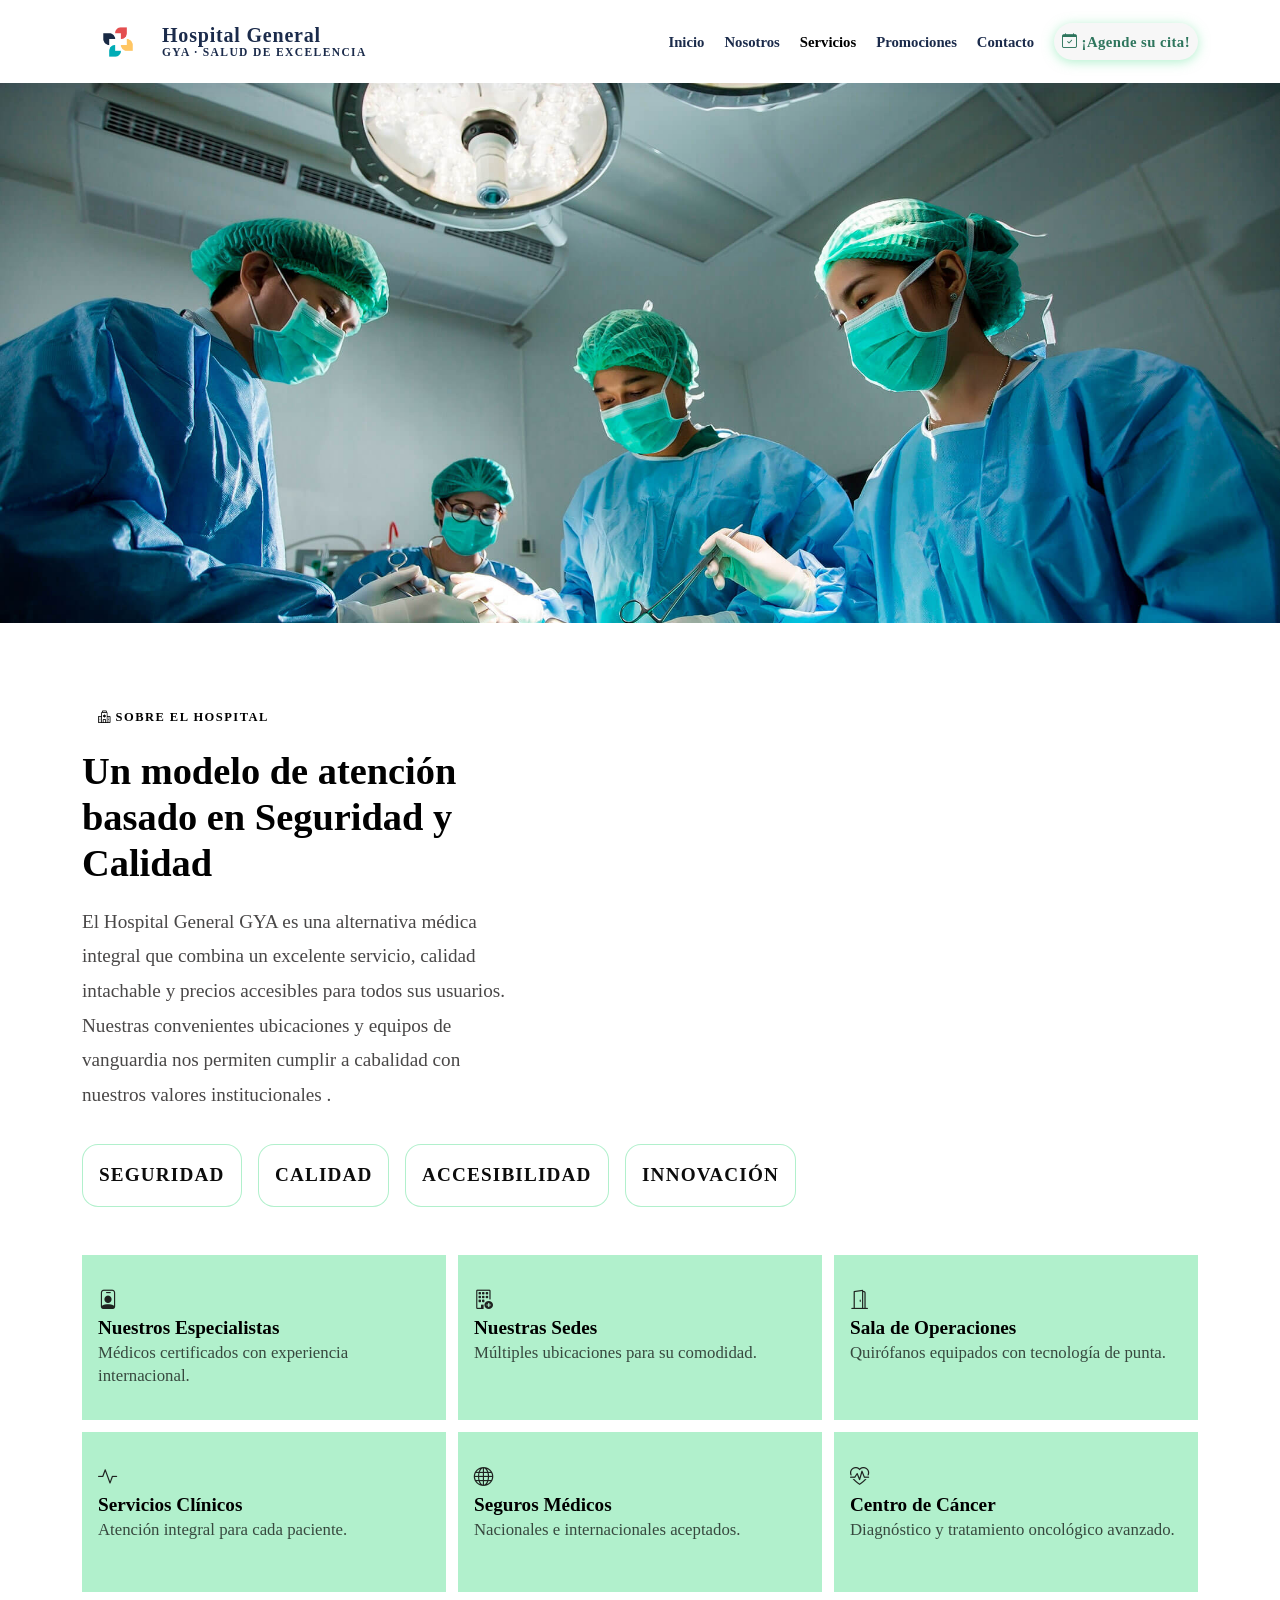
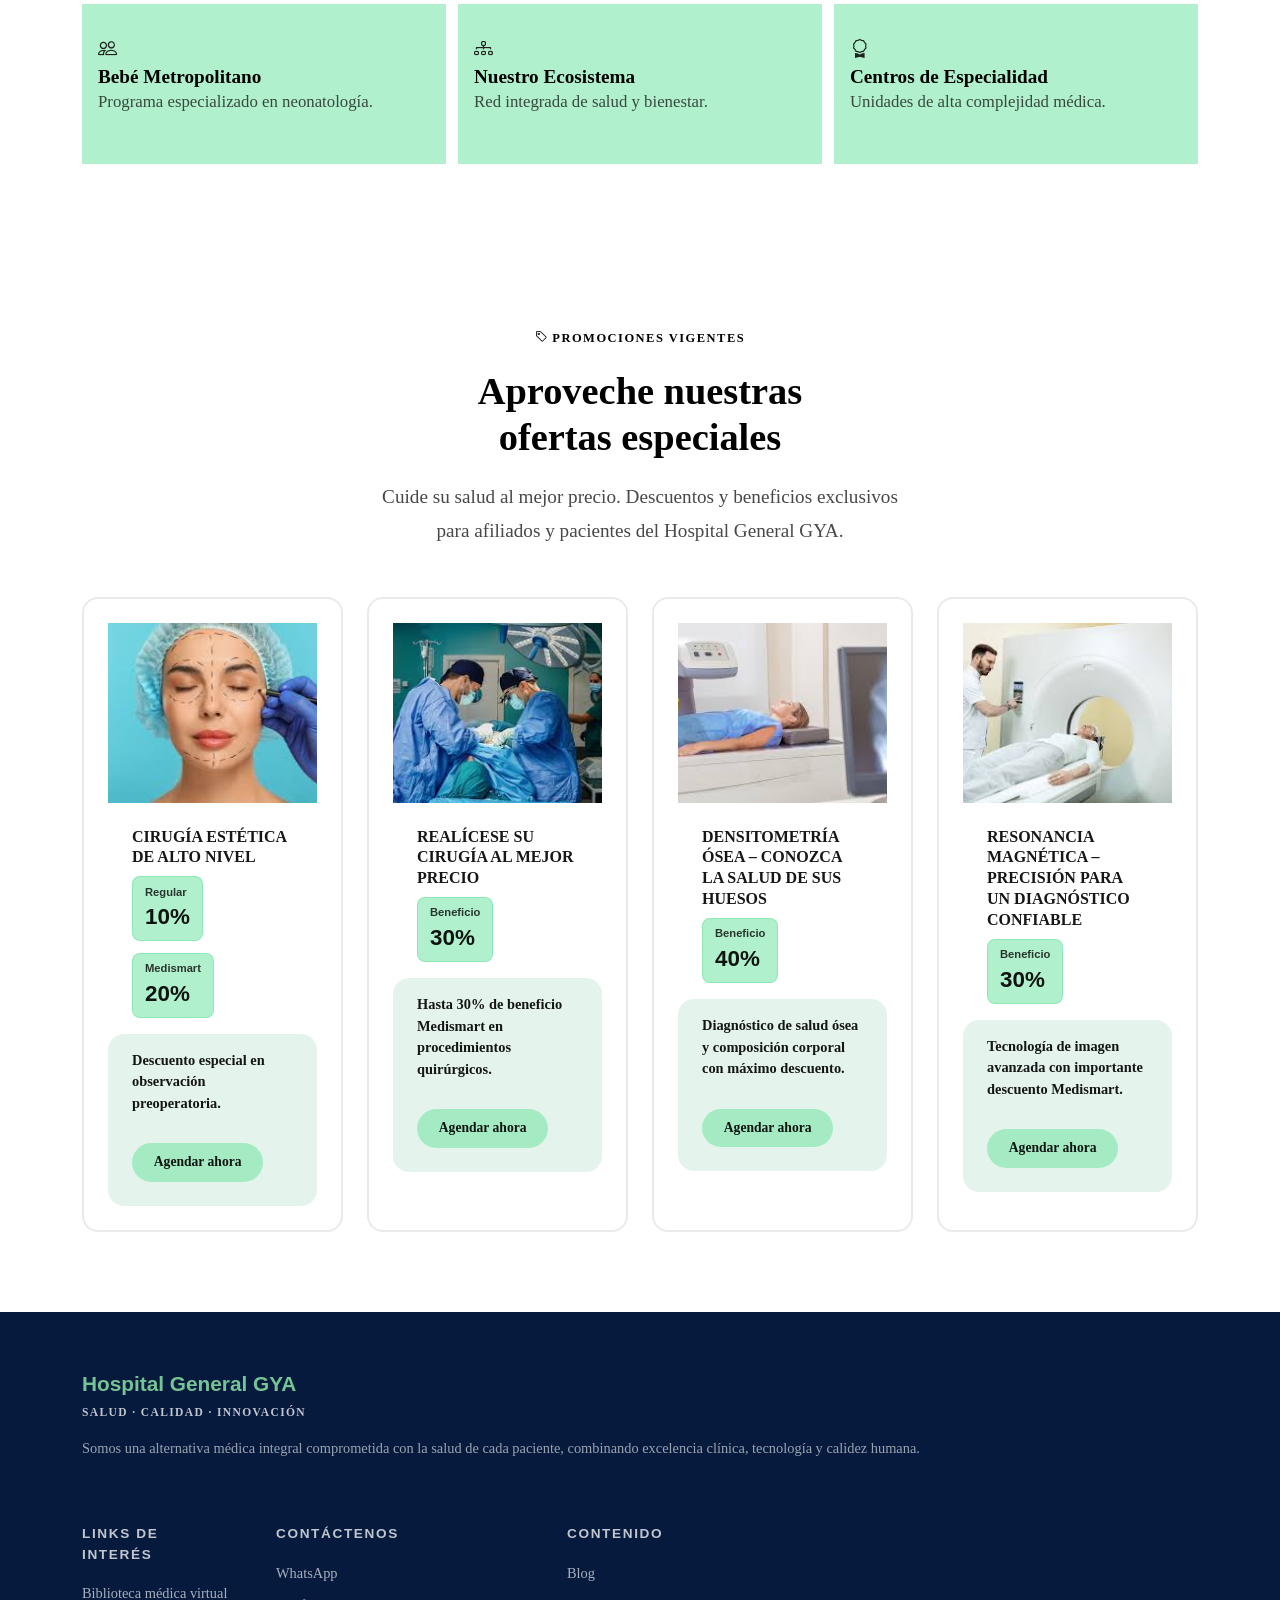
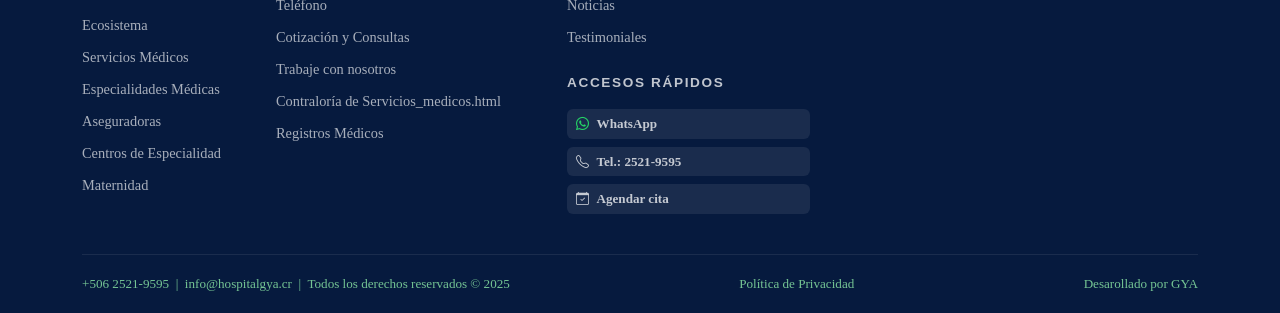
<file: index.html>
<!DOCTYPE html>
<html lang="es">

<head>
  <meta charset="UTF-8" />
  <meta name="viewport" content="width=device-width, initial-scale=1.0" />
  <title>Hospital General GYA</title>

  <link rel="stylesheet" href="https://cdn.jsdelivr.net/npm/bootstrap@5.3.3/dist/css/bootstrap.min.css" />
  <link rel="stylesheet" href="https://cdn.jsdelivr.net/npm/bootstrap-icons@1.11.3/font/bootstrap-icons.min.css" />

  <link rel="preconnect" href="https://fonts.googleapis.com" />
  <link rel="preconnect" href="https://fonts.gstatic.com" crossorigin />
  <link rel="preconnect" href="https://fonts.googleapis.com">
<link rel="preconnect" href="https://fonts.gstatic.com" crossorigin>


  <link rel="stylesheet" href="css/estilos-contacto.css" />
  <link rel="stylesheet" href="css/estilos-index.css" />
  <script src="funciones.js" defer></script>
  <script src="https://cdn.jsdelivr.net/npm/bootstrap@5.3.0/dist/js/bootstrap.bundle.min.js"></script>
</head>

<body>

  <nav class="navbar navbar-expand-lg navegacion">
    <div class="container">
      <a class="navbar-brand d-flex align-items-center gap-2" href="index.html">
        <img src="img/logo-gya.png" alt="Logo Hospital General GYA" style="height:54px;" />
        <div class="brand-text">
          <span class="brand-nombre">Hospital General</span>
          <span class="brand-sub">GYA · Salud de Excelencia</span>
        </div>
      </a>
      <button class="navbar-toggler" type="button" data-bs-toggle="collapse" data-bs-target="#menuPrincipal"
        aria-controls="menuPrincipal" aria-expanded="false" aria-label="Abrir menú">
        <i class="bi bi-list fs-3 text-primary"></i>
      </button>
      <div class="collapse navbar-collapse" id="menuPrincipal">
        <ul class="navbar-nav ms-auto align-items-lg-center gap-1">
          <li class="nav-item"><a class="nav-link" href="index.html">Inicio</a></li>
          <li class="nav-item"><a class="nav-link" href="index.html#sobre-nosotros">Nosotros</a></li>
          <li class="nav-item"><a class="nav-link active" href="Servicios_medicos.html">Servicios</a></li>
          <li class="nav-item"><a class="nav-link" href="index.html#promociones">Promociones</a></li>
          <li class="nav-item"><a class="nav-link" href="Datos-contacto.html">Contacto</a></li>
          <li class="nav-item ms-lg-2">
            <a class="nav-link nav-cita" href="formulario-reserva-citas.html">
              <i class="bi bi-calendar-check me-1"></i>¡Agende su cita!
            </a>
          </li>
        </ul>
      </div>
    </div>
  </nav>

  <section id="img-principal" style="background-image: url('img/principal-fondo.jpg');">
  </section>

  <section id="sobre-nosotros">
    <div class="container">
      <div class="row g-5">
        <div class="col-12 fade-in-up">
          <div class="row align-items-center g-5">
            <div class="col-12 col-lg-5 fade-in-up">
              <div class="seccion-contenido">
                <span class="seccion-badge">
                  <i class="bi bi-hospital me-1"></i>Sobre el hospital
                </span>
                <h1 class="seccion-titulo">
                  Un modelo de atención basado en Seguridad y Calidad
                </h1>
                <p class="seccion-texto">
                  El Hospital General GYA es una alternativa médica integral que combina un
                  excelente servicio, calidad intachable y precios accesibles para todos sus
                  usuarios. Nuestras convenientes ubicaciones y equipos de vanguardia nos
                  permiten cumplir a cabalidad con nuestros valores institucionales .
                </p>
              </div>

              <div class="pilares-grid">
                <div class="pilar-item">
                  <span class="pilar-label">Seguridad</span>
                </div>
                <div class="pilar-item">
                  <span class="pilar-label">Calidad</span>
                </div>
                <div class="pilar-item">
                  <span class="pilar-label">Accesibilidad</span>
                </div>
                <div class="pilar-item">
                  <span class="pilar-label">Innovación</span>
                </div>
              </div>
            </div>


            <div class="col-12 fade-in-up">
              <div class="tarjetas-contenedor">
                <div class="tarjeta-info">
                  <i class="bi bi-person-badge tarjeta-icono"></i>
                  <strong class="tarjeta-titulo">Nuestros Especialistas</strong>
                  <p class="tarjeta-descripcion">Médicos certificados con experiencia internacional.</p>
                </div>
                <div class="tarjeta-info">
                  <i class="bi bi-building-add tarjeta-icono"></i>
                  <strong class="tarjeta-titulo">Nuestras Sedes</strong>
                  <p class="tarjeta-descripcion">Múltiples ubicaciones para su comodidad.</p>
                </div>
                <div class="tarjeta-info">
                  <i class="bi bi-door-open tarjeta-icono"></i>
                  <strong class="tarjeta-titulo">Sala de Operaciones</strong>
                  <p class="tarjeta-descripcion">Quirófanos equipados con tecnología de punta.</p>
                </div>
                <div class="tarjeta-info">
                  <i class="bi bi-activity tarjeta-icono"></i>
                  <strong class="tarjeta-titulo">Servicios Clínicos</strong>
                  <p class="tarjeta-descripcion">Atención integral para cada paciente.</p>
                </div>
                <div class="tarjeta-info">
                  <i class="bi bi-globe tarjeta-icono"></i>
                  <strong class="tarjeta-titulo">Seguros Médicos</strong>
                  <p class="tarjeta-descripcion">Nacionales e internacionales aceptados.</p>
                </div>
                <div class="tarjeta-info">
                  <i class="bi bi-heart-pulse tarjeta-icono"></i>
                  <strong class="tarjeta-titulo">Centro de Cáncer</strong>
                  <p class="tarjeta-descripcion">Diagnóstico y tratamiento oncológico avanzado.</p>
                </div>
                <div class="tarjeta-info">
                  <i class="bi bi-people tarjeta-icono"></i>
                  <strong class="tarjeta-titulo">Bebé Metropolitano</strong>
                  <p class="tarjeta-descripcion">Programa especializado en neonatología.</p>
                </div>
                <div class="tarjeta-info">
                  <i class="bi bi-diagram-3 tarjeta-icono"></i>
                  <strong class="tarjeta-titulo">Nuestro Ecosistema</strong>
                  <p class="tarjeta-descripcion">Red integrada de salud y bienestar.</p>
                </div>
                <div class="tarjeta-info">
                  <i class="bi bi-award tarjeta-icono"></i>
                  <strong class="tarjeta-titulo">Centros de Especialidad</strong>
                  <p class="tarjeta-descripcion">Unidades de alta complejidad médica.</p>
                </div>
              </div>
            </div>
          </div>
        </div>
  </section>

  <section id="promociones">
    <div class="container">
      <div class="text-center mb-5 fade-in-up">
        <div class="seccion-badge">
          <i class="bi bi-tag me-1"></i>Promociones vigentes
        </div>
        <h2 class="seccion-titulo">Aproveche nuestras<br />ofertas especiales</h2>
        <p class="seccion-texto mx-auto" style="max-width:520px;">
          Cuide su salud al mejor precio. Descuentos y beneficios exclusivos
          para afiliados y pacientes del Hospital General GYA.
        </p>
      </div>

      <div class="row g-4 fade-in-up">
        <div class="col-md-6 col-xl-3">
          <div class="promo-card">
            <img src="img/cirugia.jpg" alt="estetica" class="promo-imagen">
            <div class="promo-header naranja">
              <div class="promo-titulo">Cirugía Estética de Alto Nivel</div>
              <div class="promo-descuento mt-2">
                <div class="descuento-badge"><small>Regular</small>10%</div>
                <div class="descuento-badge"><small>Medismart</small>20%</div>
              </div>
            </div>
            <div class="promo-body">
              <p class="promo-descripcion">Descuento especial en observación preoperatoria.</p>
              <a href="formulario-reserva-citas.html" class="btn-promo">Agendar ahora</a>
            </div>
          </div>
        </div>

        <div class="col-md-6 col-xl-3">
          <div class="promo-card">
            <img src="img/opercion.jpg" alt="Cirugía al mejor precio" class="promo-imagen">
            <div class="promo-header">
              <div class="promo-titulo">Realícese su cirugía al mejor precio</div>
              <div class="promo-descuento mt-2">
                <div class="descuento-badge"><small>Beneficio</small>30%</div>
              </div>
            </div>
            <div class="promo-body">
              <p class="promo-descripcion">Hasta 30% de beneficio Medismart en procedimientos quirúrgicos.</p>
              <a href="formulario-reserva-citas.html" class="btn-promo">Agendar ahora</a>
            </div>
          </div>
        </div>


        <div class="col-md-6 col-xl-3">
          <div class="promo-card">
            <img src="img/osea.jpg" alt="Densitometría Ósea" class="promo-imagen">
            <div class="promo-header">
              <div class="promo-titulo">Densitometría Ósea – Conozca la salud de sus huesos</div>
              <div class="promo-descuento mt-2">
                <div class="descuento-badge"><small>Beneficio</small>40%</div>
              </div>
            </div>
            <div class="promo-body">
              <p class="promo-descripcion">Diagnóstico de salud ósea y composición corporal con máximo descuento.</p>
              <a href="formulario-reserva-citas.html" class="btn-promo">Agendar ahora</a>
            </div>
          </div>
        </div>

        <div class="col-md-6 col-xl-3">
          <div class="promo-card">
            <img src="img/resonancia.jpg" alt="Resonancia Magnética" class="promo-imagen">
            <div class="promo-header">
              <div class="promo-titulo">Resonancia Magnética – Precisión para un diagnóstico confiable</div>
              <div class="promo-descuento mt-2">
                <div class="descuento-badge"><small>Beneficio</small>30%</div>
              </div>
            </div>
            <div class="promo-body">
              <p class="promo-descripcion">Tecnología de imagen avanzada con importante descuento Medismart.</p>
              <a href="formulario-reserva-citas.html" class="btn-promo">Agendar ahora</a>
            </div>
          </div>
        </div>

      </div>
    </div>
  </section>


  <footer>
    <div class="container">
      <div class="row g-5">

        <div class="col-lg-12">
          <div class="footer-logo">
            <span class="brand-nombre">Hospital General GYA</span>
            <span class="brand-sub">Salud · Calidad · Innovación</span>
          </div>
          <p class="footer-descripcion">
            Somos una alternativa médica integral comprometida con la salud de cada
            paciente, combinando excelencia clínica, tecnología y calidez humana.
          </p>
        </div>


        <div class="col-sm-6 col-lg-2">
          <div class="footer-titulo-seccion">Links de Interés</div>
          <ul class="footer-links">
            <li><a href="#">Biblioteca médica virtual</a></li>
            <li><a href="#">Ecosistema</a></li>
            <li><a href="Servicios_medicos.html">Servicios Médicos</a></li>
            <li><a href="#">Especialidades Médicas</a></li>
            <li><a href="#">Aseguradoras</a></li>
            <li><a href="#">Centros de Especialidad</a></li>
            <li><a href="#">Maternidad</a></li>
          </ul>
        </div>

        <div class="col-sm-6 col-lg-3">
          <div class="footer-titulo-seccion">Contáctenos</div>
          <ul class="footer-links">
            <li><a href="#">WhatsApp</a></li>
            <li><a href="tel:+50625219595">Teléfono</a></li>
            <li><a href="#">Cotización y Consultas</a></li>
            <li><a href="#">Trabaje con nosotros</a></li>
            <li><a href="#">Contraloría de Servicios_medicos.html</a></li>
            <li><a href="#">Registros Médicos</a></li>
          </ul>
        </div>


        <div class="col-sm-6 col-lg-3">
          <div class="footer-titulo-seccion">Contenido</div>
          <ul class="footer-links">
            <li><a href="#">Blog</a></li>
            <li><a href="#">Noticias</a></li>
            <li><a href="#">Testimoniales</a></li>
          </ul>

          <div class="mt-4">
            <div class="footer-titulo-seccion">Accesos rápidos</div>
            <div class="d-flex flex-column gap-2 mt-1">
              <a href="#" class="text-decoration-none">
                <span class="badge w-100 py-2 text-start"
                  style="background:rgba(255,255,255,0.08);color:rgba(255,255,255,0.75);font-size:0.82rem;">
                  <i class="bi bi-whatsapp me-2" style="color:#25D366;"></i>WhatsApp
                </span>
              </a>
              <a href="tel:+50625219595" class="text-decoration-none">
                <span class="badge w-100 py-2 text-start"
                  style="background:rgba(255,255,255,0.08);color:rgba(255,255,255,0.75);font-size:0.82rem;">
                  <i class="bi bi-telephone me-2" style="color:var(gris-texto);"></i>Tel.: 2521-9595
                </span>
              </a>
              <a href="formulario-reserva-citas.html" class="text-decoration-none">
                <span class="badge w-100 py-2 text-start"
                  style="background:rgba(255,255,255,0.08);color:rgba(255,255,255,0.75);font-size:0.82rem;">
                  <i class="bi bi-calendar-check me-2" style="color:var(gris-texto);"></i>Agendar cita
                </span>
              </a>
            </div>
          </div>
        </div>

      </div>

      <div class="footer-divider">
        <div class="d-flex flex-wrap justify-content-between align-items-center footer-bottom gap-2">
          <span>+506 2521-9595 &nbsp;|&nbsp; info@hospitalgya.cr &nbsp;|&nbsp; Todos los derechos reservados ©
            2025</span>
          <span><a href="#">Política de Privacidad</a></span>
          <span><a href="#">Desarollado por GYA</a></span>
        </div>
      </div>
    </div>
  </footer>

</body>
</html>
</file>
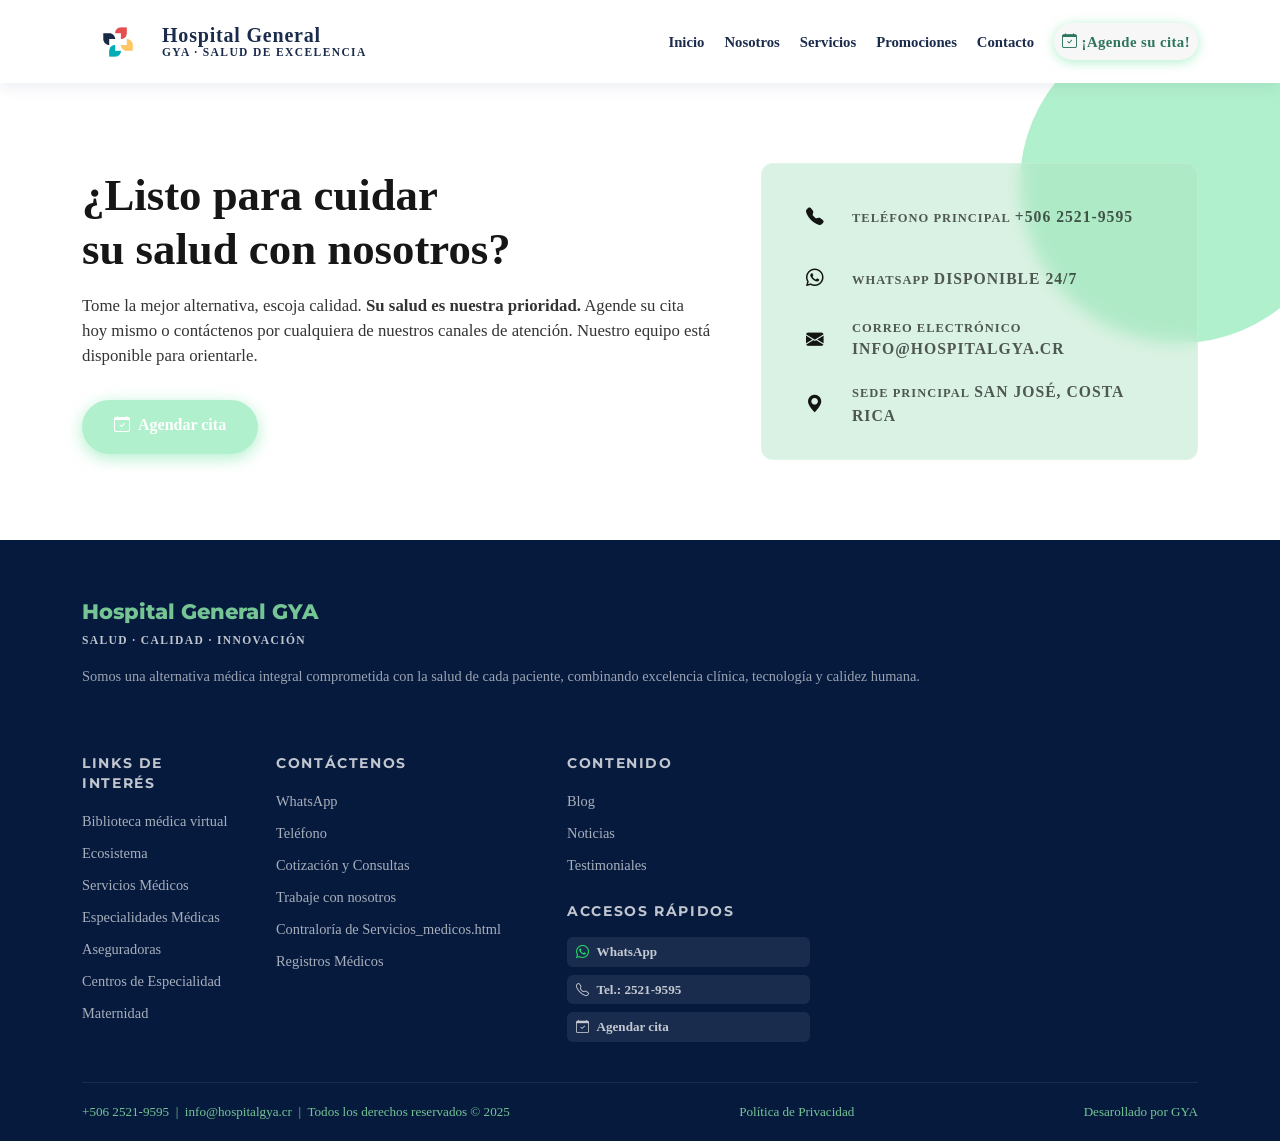
<file: Datos-contacto.html>
<!DOCTYPE html>
<html lang="en">

<head>
  <meta charset="UTF-8">
  <meta name="viewport" content="width=device-width, initial-scale=1.0">
  <title>Hospital General GYA</title>
  <link rel="stylesheet" href="https://cdn.jsdelivr.net/npm/bootstrap@5.3.3/dist/css/bootstrap.min.css" />
  <link rel="stylesheet" href="https://cdn.jsdelivr.net/npm/bootstrap-icons@1.11.3/font/bootstrap-icons.min.css" />
  <link rel="preconnect" href="https://fonts.googleapis.com" />
  <link rel="preconnect" href="https://fonts.gstatic.com" crossorigin />
  <link
    href="https://fonts.googleapis.com/css2?family=Montserrat:wght@700;800;900&family=Nunito:wght@400;600;700;800&display=swap"
    rel="stylesheet" />
  <link rel="stylesheet" href="css/estilos-contacto.css" />
  <link rel="stylesheet" href="css/estilos-index.css" />
  <script src="funciones.js" defer></script>
  <script src="https://cdn.jsdelivr.net/npm/bootstrap@5.3.0/dist/js/bootstrap.bundle.min.js"></script>
</head>
</head>

<body>

  <nav class="navbar navbar-expand-lg navegacion">
    <div class="container">
      <a class="navbar-brand d-flex align-items-center gap-2" href="#hero">
        <img src="img/logo-gya.png" alt="Logo Hospital General GYA" style="height:54px;" />
        <div class="brand-text">
          <span class="brand-nombre">Hospital General</span>
          <span class="brand-sub">GYA · Salud de Excelencia</span>
        </div>
      </a>
      <button class="navbar-toggler" type="button" data-bs-toggle="collapse" data-bs-target="#menuPrincipal"
        aria-controls="menuPrincipal" aria-expanded="false" aria-label="Abrir menú">
        <i class="bi bi-list fs-3 text-primary"></i>
      </button>
      <div class="collapse navbar-collapse" id="menuPrincipal">
        <ul class="navbar-nav ms-auto align-items-lg-center gap-1">
          <li class="nav-item">
            <a class="nav-link" href="index.html">Inicio</a>
          </li>
          <li class="nav-item">
            <a class="nav-link" href="index.html#sobre-nosotros">Nosotros</a>
          </li>
          <li class="nav-item">
            <a class="nav-link" href="Servicios_medicos.html">Servicios</a>
          </li>
          <li class="nav-item"><a class="nav-link" href="index.html#promociones">Promociones</a></li>
          <li class="nav-item">
            <a class="nav-link" href="Datos-contacto.html">Contacto</a>
          </li>
          <li class="nav-item ms-lg-2">
            <a class="nav-link nav-cita" href="formulario-reserva-citas.html">
              <i class="bi bi-calendar-check me-1"></i>¡Agende su cita!
            </a>
          </li>
        </ul>
      </div>
    </div>
  </nav>


  <section id="contacto-cta">
    <div class="container">
      <div class="row align-items-center g-5">

        <div class="col-lg-7 fade-in-up">
          <h2 class="cta-titulo">¿Listo para cuidar<br />su salud con nosotros?</h2>
          <p class="cta-texto">
            Tome la mejor alternativa, escoja calidad. <b>Su salud es nuestra prioridad.</b>
            Agende su cita hoy mismo o contáctenos por cualquiera de nuestros canales
            de atención. Nuestro equipo está disponible para orientarle.
          </p>
          <div class="cta-btns">
            <a href="formulario-reserva-citas.html" class="btn-cta-primario">
              <i class="bi bi-calendar-check me-2"></i>Agendar cita
            </a>
            <a href="tel:+50625219595" class="btn-cta-secundario">
              <i class="bi bi-telephone me-2"></i>Llamar ahora
            </a>
          </div>
        </div>

        <div class="col-lg-5 fade-in-up">
          <div class="contacto-datos">
            <div class="dato-contacto">
              <div class="dato-icono"><i class="bi bi-telephone-fill"></i></div>
              <div class="dato-texto">
                <strong>Teléfono principal</strong>
                <span>+506 2521-9595</span>
              </div>
            </div>
            <div class="dato-contacto">
              <div class="dato-icono"><i class="bi bi-whatsapp"></i></div>
              <div class="dato-texto">
                <strong>WhatsApp</strong>
                <span>Disponible 24/7</span>
              </div>
            </div>
            <div class="dato-contacto">
              <div class="dato-icono"><i class="bi bi-envelope-fill"></i></div>
              <div class="dato-texto">
                <strong>Correo electrónico</strong>
                <span>info@hospitalgya.cr</span>
              </div>
            </div>
            <div class="dato-contacto">
              <div class="dato-icono"><i class="bi bi-geo-alt-fill"></i></div>
              <div class="dato-texto">
                <strong>Sede principal</strong>
                <span>San José, Costa Rica</span>
              </div>
            </div>
          </div>
        </div>

      </div>
    </div>
  </section>


  <footer>
    <div class="container">
      <div class="row g-5">

        <div class="col-lg-12">
          <div class="footer-logo">
            <span class="brand-nombre">Hospital General GYA</span>
            <span class="brand-sub">Salud · Calidad · Innovación</span>
          </div>
          <p class="footer-descripcion">
            Somos una alternativa médica integral comprometida con la salud de cada
            paciente, combinando excelencia clínica, tecnología y calidez humana.
          </p>
        </div>

        <div class="col-sm-6 col-lg-2">
          <div class="footer-titulo-seccion">Links de Interés</div>
          <ul class="footer-links">
            <li><a href="#">Biblioteca médica virtual</a></li>
            <li><a href="#">Ecosistema</a></li>
            <li><a href="Servicios_medicos.html">Servicios Médicos</a></li>
            <li><a href="#">Especialidades Médicas</a></li>
            <li><a href="#">Aseguradoras</a></li>
            <li><a href="#">Centros de Especialidad</a></li>
            <li><a href="#">Maternidad</a></li>
          </ul>
        </div>

        <div class="col-sm-6 col-lg-3">
          <div class="footer-titulo-seccion">Contáctenos</div>
          <ul class="footer-links">
            <li><a href="#">WhatsApp</a></li>
            <li><a href="tel:+50625219595">Teléfono</a></li>
            <li><a href="#">Cotización y Consultas</a></li>
            <li><a href="#">Trabaje con nosotros</a></li>
            <li><a href="#">Contraloría de Servicios_medicos.html</a></li>
            <li><a href="#">Registros Médicos</a></li>
          </ul>
        </div>


        <div class="col-sm-6 col-lg-3">
          <div class="footer-titulo-seccion">Contenido</div>
          <ul class="footer-links">
            <li><a href="#">Blog</a></li>
            <li><a href="#">Noticias</a></li>
            <li><a href="#">Testimoniales</a></li>
          </ul>

          <div class="mt-4">
            <div class="footer-titulo-seccion">Accesos rápidos</div>
            <div class="d-flex flex-column gap-2 mt-1">
              <a href="#" class="text-decoration-none">
                <span class="badge w-100 py-2 text-start"
                  style="background:rgba(255,255,255,0.08);color:rgba(255,255,255,0.75);font-size:0.82rem;">
                  <i class="bi bi-whatsapp me-2" style="color:#25D366;"></i>WhatsApp
                </span>
              </a>
              <a href="tel:+50625219595" class="text-decoration-none">
                <span class="badge w-100 py-2 text-start"
                  style="background:rgba(255,255,255,0.08);color:rgba(255,255,255,0.75);font-size:0.82rem;">
                  <i class="bi bi-telephone me-2" style="color:var(gris-texto);"></i>Tel.: 2521-9595
                </span>
              </a>
              <a href="formulario-reserva-citas.html" class="text-decoration-none">
                <span class="badge w-100 py-2 text-start"
                  style="background:rgba(255,255,255,0.08);color:rgba(255,255,255,0.75);font-size:0.82rem;">
                  <i class="bi bi-calendar-check me-2" style="color:var(gris-texto);"></i>Agendar cita
                </span>
              </a>
            </div>
          </div>
        </div>

      </div>

      <div class="footer-divider">
        <div class="d-flex flex-wrap justify-content-between align-items-center footer-bottom gap-2">
          <span>+506 2521-9595 &nbsp;|&nbsp; info@hospitalgya.cr &nbsp;|&nbsp; Todos los derechos reservados ©
            2025</span>
          <span><a href="#">Política de Privacidad</a></span>
          <span><a href="#">Desarollado por GYA</a></span>
        </div>
      </div>
    </div>
  </footer>

</body>

</html>
</file>
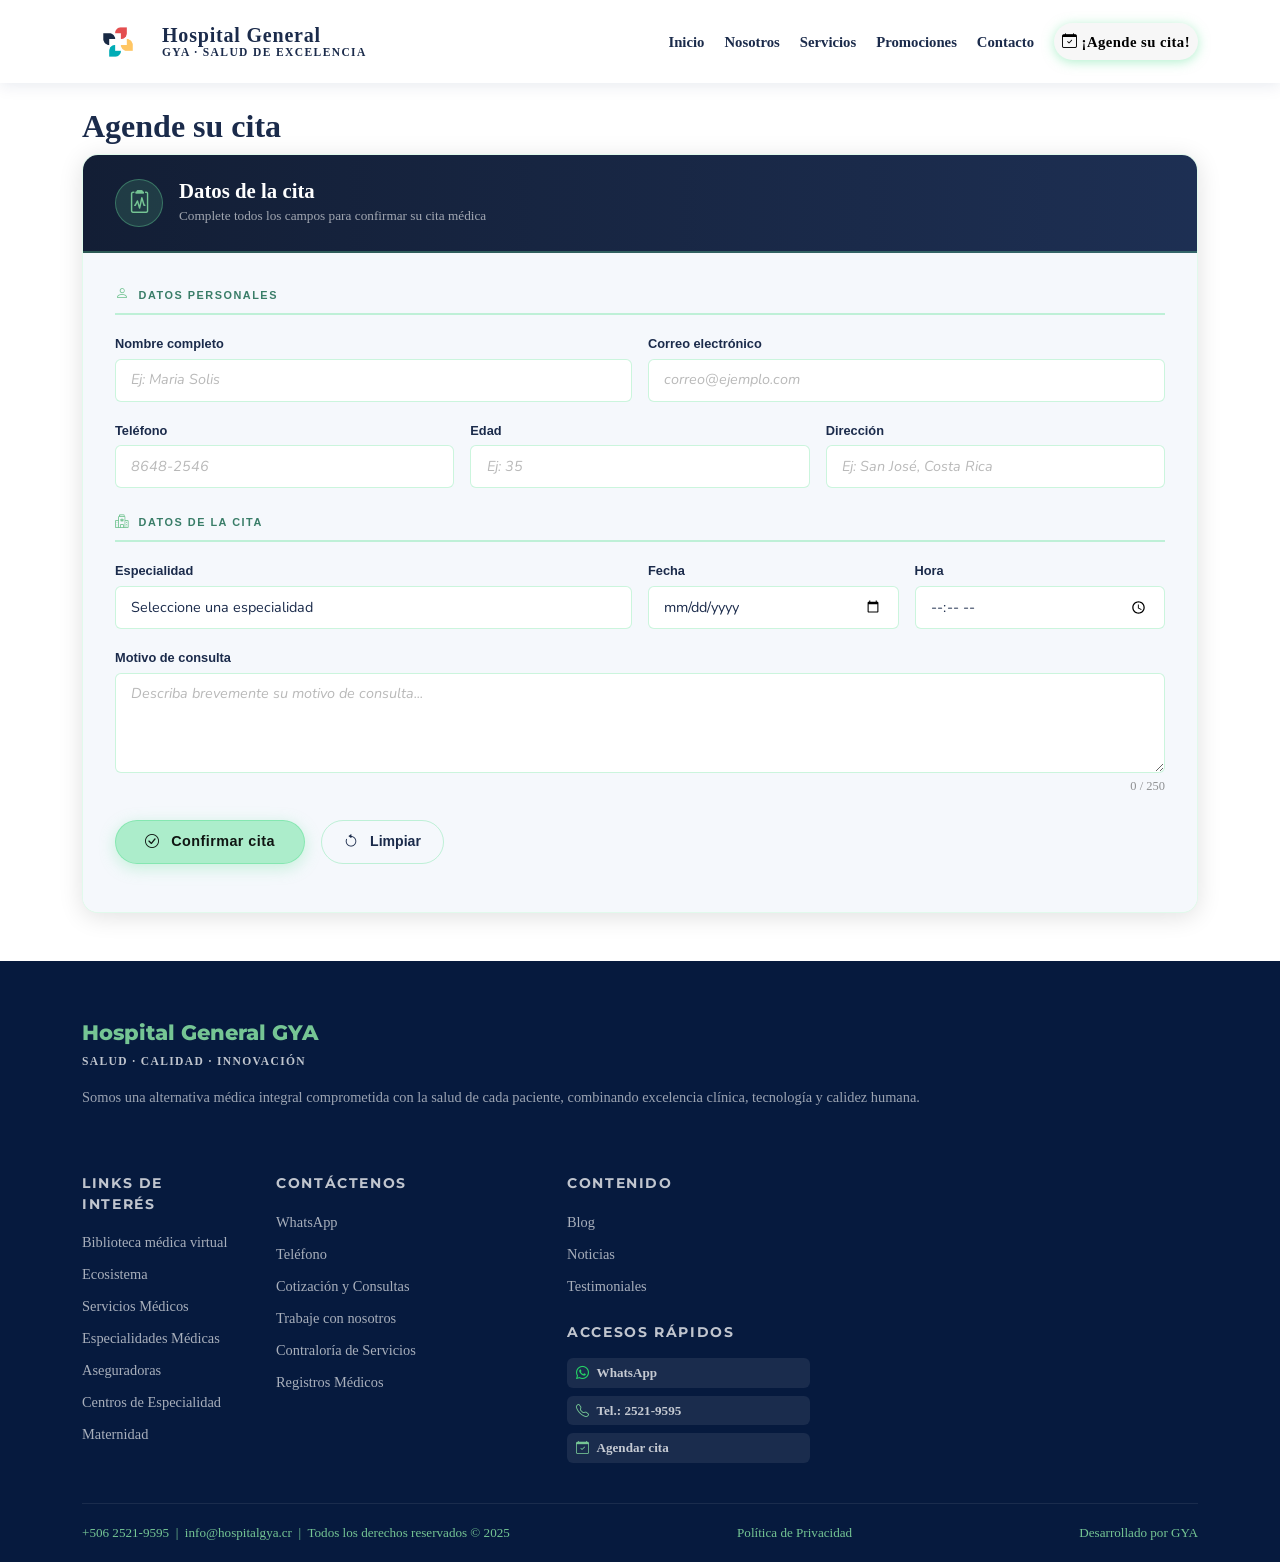
<file: formulario-reserva-citas.html>
<!DOCTYPE html>
<html lang="es">
<head>
  <meta charset="UTF-8">
  <meta name="viewport" content="width=device-width, initial-scale=1.0">
  <title>Reserva de Cita - Hospital General GYA</title>

  <link rel="stylesheet" href="https://cdn.jsdelivr.net/npm/bootstrap@5.3.3/dist/css/bootstrap.min.css">
  <link rel="stylesheet" href="https://cdn.jsdelivr.net/npm/bootstrap-icons@1.11.3/font/bootstrap-icons.min.css">
  <link rel="preconnect" href="https://fonts.googleapis.com">
  <link rel="preconnect" href="https://fonts.gstatic.com" crossorigin>
  <link href="https://fonts.googleapis.com/css2?family=Montserrat:wght@600;700;800&family=Nunito:wght@400;600;700&display=swap" rel="stylesheet">
  <link rel="stylesheet" href="css/estilos-form.css">
  <link rel="stylesheet" href="css/estilos-index.css">
  <script src="funciones.js" defer></script>
</head>
<body>

  <nav class="navbar navbar-expand-lg navegacion">
    <div class="container">
      <a class="navbar-brand d-flex align-items-center gap-2" href="index.html">
        <img src="img/logo-gya.png" alt="Logo Hospital General GYA" style="height:54px;" />
        <div class="brand-text">
          <span class="brand-nombre">Hospital General</span>
          <span class="brand-sub">GYA · Salud de Excelencia</span>
        </div>
      </a>
      <button class="navbar-toggler" type="button" data-bs-toggle="collapse" data-bs-target="#menuPrincipal"
        aria-controls="menuPrincipal" aria-expanded="false" aria-label="Abrir menú">
        <i class="bi bi-list fs-3 text-primary"></i>
      </button>
      <div class="collapse navbar-collapse" id="menuPrincipal">
        <ul class="navbar-nav ms-auto align-items-lg-center gap-1">
          <li class="nav-item"><a class="nav-link" href="index.html">Inicio</a></li>
          <li class="nav-item"><a class="nav-link" href="index.html#sobre-nosotros">Nosotros</a></li>
          <li class="nav-item"><a class="nav-link" href="Servicios_medicos.html">Servicios</a></li>
          <li class="nav-item"><a class="nav-link" href="index.html#promociones">Promociones</a></li>
          <li class="nav-item"><a class="nav-link" href="Datos-contacto.html">Contacto</a></li>
          <li class="nav-item ms-lg-2">
            <a class="nav-link nav-cita active" href="formulario-reserva-citas.html">
              <i class="bi bi-calendar-check me-1"></i>¡Agende su cita!
            </a>
          </li>
        </ul>
      </div>
    </div>
  </nav>

  <div class="container mt-4 mb-2">
    <h2 class="titulo-pagina">Agende su cita</h2>
  </div>

  <div class="container">
    <div class="tarjeta-formulario">

      <div class="formulario-encabezado">
        <div class="encabezado-icono">
          <i class="bi bi-clipboard2-pulse"></i>
        </div>
        <div>
          <h2>Datos de la cita</h2>
          <p>Complete todos los campos para confirmar su cita médica</p>
        </div>
      </div>
      <div class="formulario-cuerpo">

        <div id="seccion-formulario">

          <div class="seccion-titulo-grupo mb-3">
            <i class="bi bi-person"></i>Datos personales
          </div>
          <div class="row g-3 mb-4">
            <div class="col-md-6">
              <label class="form-label">Nombre completo</label>
              <input type="text" id="nombre" class="form-control" placeholder="Ej: Maria Solis">
              <span id="err-nombre" style="color:#dc2626; font-size:0.78rem;"></span>
            </div>
            <div class="col-md-6">
              <label class="form-label">Correo electrónico</label>
              <input type="text" id="correo" class="form-control" placeholder="correo@ejemplo.com">
              <span id="err-correo" style="color:#dc2626; font-size:0.78rem;"></span>
            </div>
            <div class="col-md-4">
              <label class="form-label">Teléfono</label>
              <input type="text" id="telefono" class="form-control" placeholder="8648-2546">
              <span id="err-telefono" style="color:#dc2626; font-size:0.78rem;"></span>
            </div>
            <div class="col-md-4">
              <label class="form-label">Edad</label>
              <input type="number" id="edad" class="form-control" placeholder="Ej: 35">
              <span id="err-edad" style="color:#dc2626; font-size:0.78rem;"></span>
            </div>
            <div class="col-md-4">
              <label class="form-label">Dirección</label>
              <input type="text" id="direccion" class="form-control" placeholder="Ej: San José, Costa Rica">
            </div>
          </div>

          <div class="seccion-titulo-grupo mb-3">
            <i class="bi bi-hospital"></i>Datos de la cita
          </div>
          <div class="row g-3 mb-4">
            <div class="col-md-6">
              <label class="form-label">Especialidad</label>
              <select id="especialidad" class="form-select">
                <option value="">Seleccione una especialidad</option>
                <option>Pediatría</option>
                <option>Cardiología</option>
                <option>Medicina General</option>
                <option>Dermatología</option>
                <option>Ginecología</option>
                <option>Laboratorio</option>
              </select>
              <span id="err-especialidad" style="color:#dc2626; font-size:0.78rem;"></span>
            </div>
            <div class="col-md-3">
              <label class="form-label">Fecha</label>
              <input type="date" id="fecha" class="form-control">
              <span id="err-fecha" style="color:#dc2626; font-size:0.78rem;"></span>
            </div>
            <div class="col-md-3">
              <label class="form-label">Hora</label>
              <input type="time" id="hora" class="form-control">
              <span id="err-hora" style="color:#dc2626; font-size:0.78rem;"></span>
            </div>
            <div class="col-12">
              <label class="form-label">Motivo de consulta</label>
              <textarea id="motivo" class="form-control" maxlength="250"
                placeholder="Describa brevemente su motivo de consulta..."></textarea>
              <small id="contador-motivo">0 / 250</small>
              <span id="err-motivo" style="color:#dc2626; font-size:0.78rem; display:block;"></span>
            </div>
          </div>

          <div class="d-flex gap-3 flex-wrap">
            <button class="btn btn-success" onclick="confirmarCita()">
              <i class="bi bi-check-circle me-1"></i>Confirmar cita
            </button>
            <button class="btn btn-secondary" onclick="limpiarFormulario()">
              <i class="bi bi-arrow-counterclockwise me-1"></i>Limpiar
            </button>
          </div>

        </div>

        <div id="seccion-confirmacion">
          <div class="confirmacion-encabezado">
            <div class="confirmacion-icono">
              <i class="bi bi-check-lg"></i>
            </div>
            <h3>¡Cita Confirmada!</h3>
            <p>Su cita se reservó con éxito</p>
          </div>

          <div class="confirmacion-cuerpo">
            <div class="cita-folio">
              <div>
                <div class="folio-etiqueta">Número de folio</div>
                <div class="folio-numero" id="numero-folio"></div>
              </div>
              <i class="bi bi-shield-check"></i>
            </div>

            <div class="cita-resumen-grid">
              <div class="cita-resumen-item">
                <div class="resumen-etiqueta"><i class="bi bi-person me-1"></i>Paciente</div>
                <div class="resumen-valor" id="resumen-nombre"></div>
              </div>
              <div class="cita-resumen-item">
                <div class="resumen-etiqueta"><i class="bi bi-hospital me-1"></i>Especialidad</div>
                <div class="resumen-valor" id="resumen-especialidad"></div>
              </div>
              <div class="cita-resumen-item">
                <div class="resumen-etiqueta"><i class="bi bi-calendar me-1"></i>Fecha</div>
                <div class="resumen-valor" id="resumen-fecha"></div>
              </div>
              <div class="cita-resumen-item">
                <div class="resumen-etiqueta"><i class="bi bi-clock me-1"></i>Hora</div>
                <div class="resumen-valor" id="resumen-hora"></div>
              </div>
              <div class="cita-resumen-item resumen-monto">
                <div class="resumen-etiqueta"><i class="bi bi-currency-dollar me-1"></i>Monto</div>
                <div class="resumen-valor" id="resumen-monto"></div>
              </div>
            </div>

            <button class="btn btn-primary" onclick="nuevaReserva()">
              <i class="bi bi-plus-circle me-1"></i>Nueva cita
            </button>
          </div>
        </div>

      </div>
    </div>
  </div>

  <footer>
    <div class="container">
      <div class="row g-5">

        <div class="col-lg-12">
          <div class="footer-logo">
            <span class="brand-nombre">Hospital General GYA</span>
            <span class="brand-sub">Salud · Calidad · Innovación</span>
          </div>
          <p class="footer-descripcion">
            Somos una alternativa médica integral comprometida con la salud de cada
            paciente, combinando excelencia clínica, tecnología y calidez humana.
          </p>
        </div>

        <div class="col-sm-6 col-lg-2">
          <div class="footer-titulo-seccion">Links de Interés</div>
          <ul class="footer-links">
            <li><a href="#">Biblioteca médica virtual</a></li>
            <li><a href="#">Ecosistema</a></li>
            <li><a href="Servicios_medicos.html">Servicios Médicos</a></li>
            <li><a href="#">Especialidades Médicas</a></li>
            <li><a href="#">Aseguradoras</a></li>
            <li><a href="#">Centros de Especialidad</a></li>
            <li><a href="#">Maternidad</a></li>
          </ul>
        </div>

        <div class="col-sm-6 col-lg-3">
          <div class="footer-titulo-seccion">Contáctenos</div>
          <ul class="footer-links">
            <li><a href="#">WhatsApp</a></li>
            <li><a href="tel:+50625219595">Teléfono</a></li>
            <li><a href="#">Cotización y Consultas</a></li>
            <li><a href="#">Trabaje con nosotros</a></li>
            <li><a href="#">Contraloría de Servicios</a></li>
            <li><a href="#">Registros Médicos</a></li>
          </ul>
        </div>

        <div class="col-sm-6 col-lg-3">
          <div class="footer-titulo-seccion">Contenido</div>
          <ul class="footer-links">
            <li><a href="#">Blog</a></li>
            <li><a href="#">Noticias</a></li>
            <li><a href="#">Testimoniales</a></li>
          </ul>

          <div class="mt-4">
            <div class="footer-titulo-seccion">Accesos rápidos</div>
            <div class="d-flex flex-column gap-2 mt-1">
              <a href="#" class="text-decoration-none">
                <span class="badge w-100 py-2 text-start"
                  style="background:rgba(255,255,255,0.08);color:rgba(255,255,255,0.75);font-size:0.82rem;">
                  <i class="bi bi-whatsapp me-2" style="color:#25D366;"></i>WhatsApp
                </span>
              </a>
              <a href="tel:+50625219595" class="text-decoration-none">
                <span class="badge w-100 py-2 text-start"
                  style="background:rgba(255,255,255,0.08);color:rgba(255,255,255,0.75);font-size:0.82rem;">
                  <i class="bi bi-telephone me-2" style="color:#75C594;"></i>Tel.: 2521-9595
                </span>
              </a>
              <a href="formulario-reserva-citas.html" class="text-decoration-none">
                <span class="badge w-100 py-2 text-start"
                  style="background:rgba(255,255,255,0.08);color:rgba(255,255,255,0.75);font-size:0.82rem;">
                  <i class="bi bi-calendar-check me-2" style="color:#75C594;"></i>Agendar cita
                </span>
              </a>
            </div>
          </div>
        </div>

      </div>

      <div class="footer-divider">
        <div class="d-flex flex-wrap justify-content-between align-items-center footer-bottom gap-2">
          <span>+506 2521-9595 &nbsp;|&nbsp; info@hospitalgya.cr &nbsp;|&nbsp; Todos los derechos reservados © 2025</span>
          <span><a href="#">Política de Privacidad</a></span>
          <span><a href="#">Desarrollado por GYA</a></span>
        </div>
      </div>
    </div>
  </footer>

  <script src="https://cdn.jsdelivr.net/npm/bootstrap@5.3.3/dist/js/bootstrap.bundle.min.js"></script>
  <script src="funciones.js"></script>

</body>
</html>
</file>
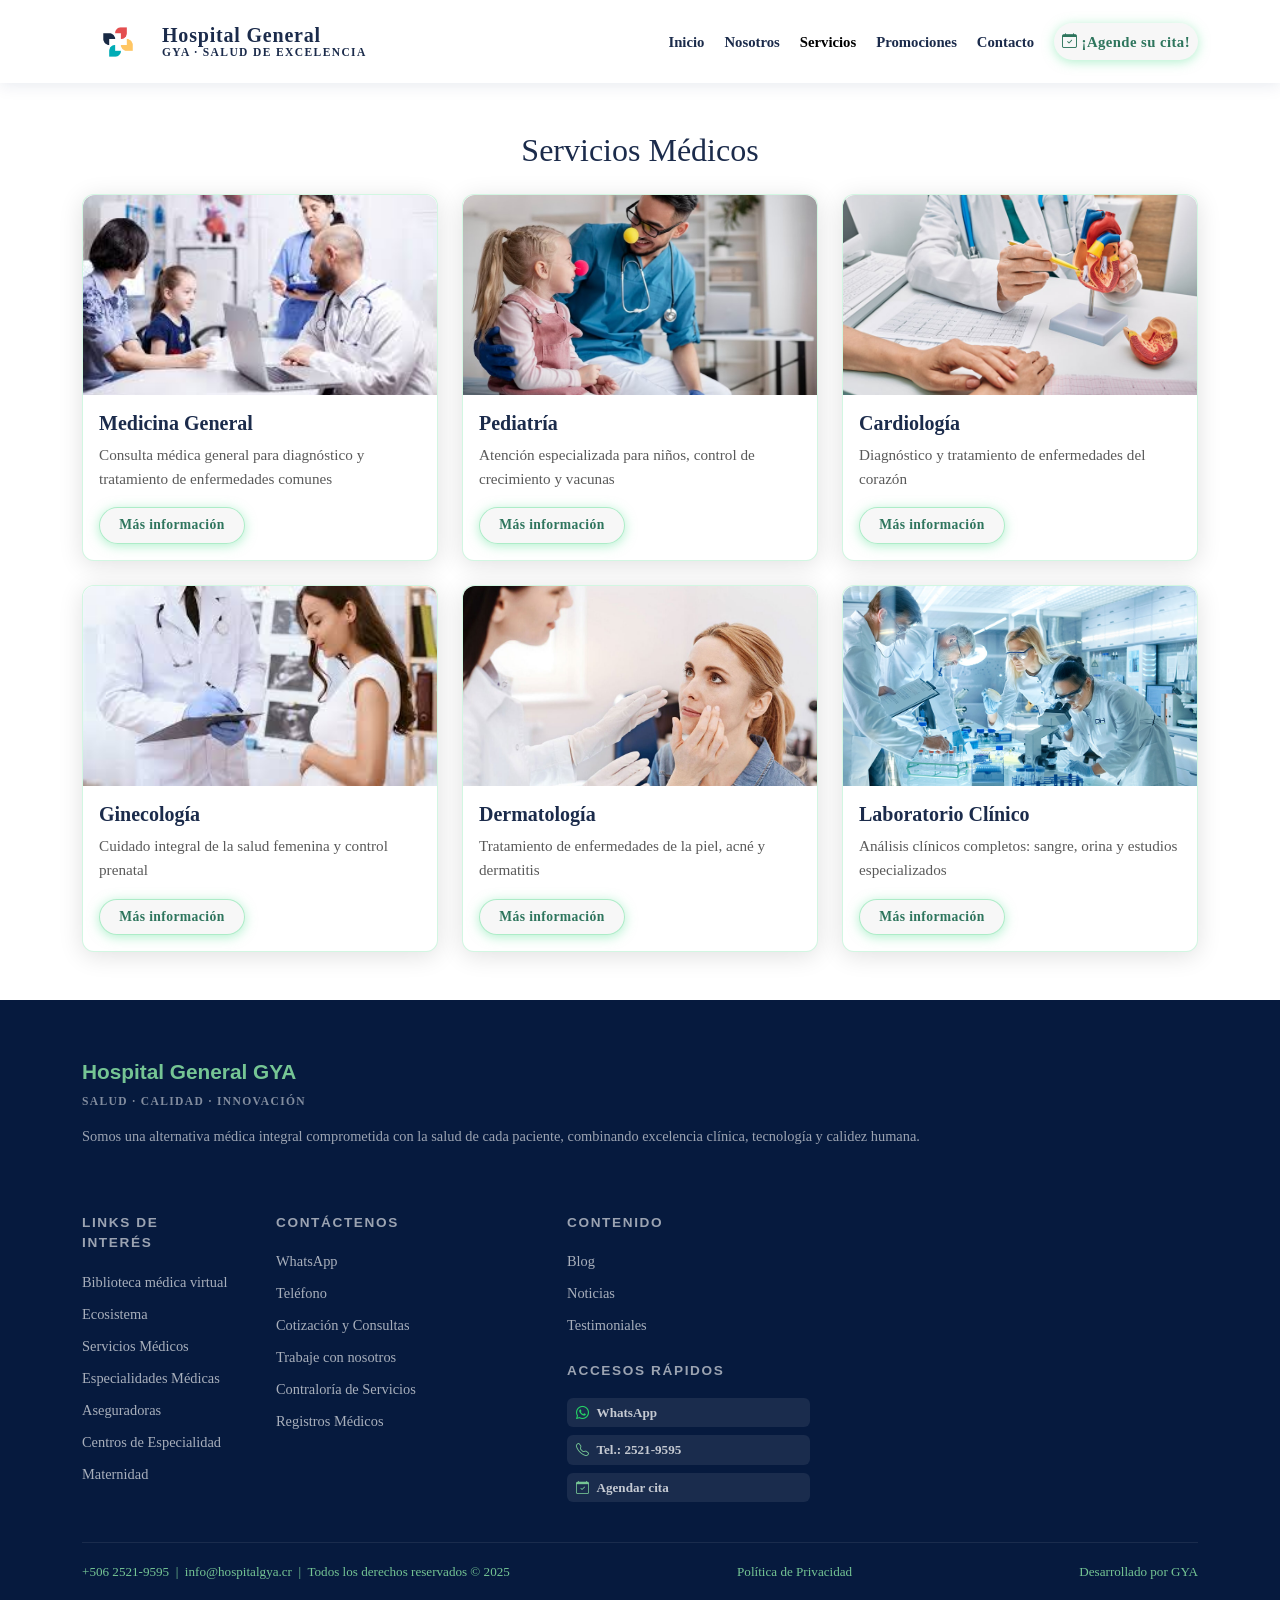
<file: Servicios_medicos.html>
<!DOCTYPE html>
<html lang="es">
<head>
  <meta charset="UTF-8">
  <meta name="viewport" content="width=device-width, initial-scale=1.0">
  <title>Servicios Médicos</title>

  <link rel="stylesheet" href="https://cdn.jsdelivr.net/npm/bootstrap@5.3.0/dist/css/bootstrap.min.css">
  <link rel="stylesheet" href="https://cdn.jsdelivr.net/npm/bootstrap-icons@1.11.3/font/bootstrap-icons.min.css">
  <link rel="preconnect" href="https://fonts.googleapis.com">
  <link rel="preconnect" href="https://fonts.gstatic.com" crossorigin>
  <link rel="stylesheet" href="css/estilos-servicios.css">
  <script src="funciones.js" defer></script>
</head>
<body>

  <nav class="navbar navbar-expand-lg navegacion">
    <div class="container">
      <a class="navbar-brand d-flex align-items-center gap-2" href="index.html">
        <img src="img/logo-gya.png" alt="Logo Hospital General GYA" style="height:54px;" />
        <div class="brand-text">
          <span class="brand-nombre">Hospital General</span>
          <span class="brand-sub">GYA · Salud de Excelencia</span>
        </div>
      </a>
      <button class="navbar-toggler" type="button" data-bs-toggle="collapse" data-bs-target="#menuPrincipal"
        aria-controls="menuPrincipal" aria-expanded="false" aria-label="Abrir menú">
        <i class="bi bi-list fs-3 text-primary"></i>
      </button>
      <div class="collapse navbar-collapse" id="menuPrincipal">
        <ul class="navbar-nav ms-auto align-items-lg-center gap-1">
          <li class="nav-item"><a class="nav-link" href="index.html">Inicio</a></li>
          <li class="nav-item"><a class="nav-link" href="index.html#sobre-nosotros">Nosotros</a></li>
          <li class="nav-item"><a class="nav-link active" href="Servicios_medicos.html">Servicios</a></li>
          <li class="nav-item"><a class="nav-link" href="index.html#promociones">Promociones</a></li>
          <li class="nav-item"><a class="nav-link" href="Datos-contacto.html">Contacto</a></li>
          <li class="nav-item ms-lg-2">
            <a class="nav-link nav-cita" href="formulario-reserva-citas.html">
              <i class="bi bi-calendar-check me-1"></i>¡Agende su cita!
            </a>
          </li>
        </ul>
      </div>
    </div>
  </nav>

  <div class="container mt-5 mb-5">
    <h2 class="text-center mb-4">Servicios Médicos</h2>

    <div class="row g-4">

      <div class="col-md-4">
        <div class="card h-100">
          <img src="img/medicina.jpeg" class="card-img-top" alt="Medicina General">
          <div class="card-body">
            <h5 class="card-title">Medicina General</h5>
            <p class="card-text">Consulta médica general para diagnóstico y tratamiento de enfermedades comunes</p>
              <a href="formulario-reserva-citas.html" class="btn-servicio">Más información</a>
            </a>
          </div>
        </div>
      </div>

      <div class="col-md-4">
        <div class="card h-100">
          <img src="img/pediatria.jpg" class="card-img-top" alt="Pediatría">
          <div class="card-body">
            <h5 class="card-title">Pediatría</h5>
            <p class="card-text">Atención especializada para niños, control de crecimiento y vacunas</p>
              <a href="formulario-reserva-citas.html" class="btn-servicio">Más información</a>
            </a>
          </div>
        </div>
      </div>

      <div class="col-md-4">
        <div class="card h-100">
          <img src="img/cardiologia.jpg" class="card-img-top" alt="Cardiología">
          <div class="card-body">
            <h5 class="card-title">Cardiología</h5>
            <p class="card-text">Diagnóstico y tratamiento de enfermedades del corazón</p>
              <a href="formulario-reserva-citas.html" class="btn-servicio">Más información</a>
            </a>
          </div>
        </div>
      </div>

      <div class="col-md-4">
        <div class="card h-100">
          <img src="img/ginecologia.jpeg" class="card-img-top" alt="Ginecología">
          <div class="card-body">
            <h5 class="card-title">Ginecología</h5>
            <p class="card-text">Cuidado integral de la salud femenina y control prenatal</p>
              <a href="formulario-reserva-citas.html" class="btn-servicio">Más información</a>
            </a>
          </div>
        </div>
      </div>

      <div class="col-md-4">
        <div class="card h-100">
          <img src="img/dermatologia.jpg" class="card-img-top" alt="Dermatología">
          <div class="card-body">
            <h5 class="card-title">Dermatología</h5>
            <p class="card-text">Tratamiento de enfermedades de la piel, acné y dermatitis</p>
              <a href="formulario-reserva-citas.html" class="btn-servicio">Más información</a>
            </a>
          </div>
        </div>
      </div>

      <div class="col-md-4">
        <div class="card h-100">
          <img src="img/laboratorio.jpg" class="card-img-top" alt="Laboratorio">
          <div class="card-body">
            <h5 class="card-title">Laboratorio Clínico</h5>
            <p class="card-text">Análisis clínicos completos: sangre, orina y estudios especializados</p>
              <a href="formulario-reserva-citas.html" class="btn-servicio">Más información</a>
            </a>
          </div>
        </div>
      </div>

    </div>
  </div>

  <footer>
    <div class="container">
      <div class="row g-5">

        <div class="col-lg-12">
          <div class="footer-logo">
            <span class="brand-nombre">Hospital General GYA</span>
            <span class="brand-sub">Salud · Calidad · Innovación</span>
          </div>
          <p class="footer-descripcion">
            Somos una alternativa médica integral comprometida con la salud de cada
            paciente, combinando excelencia clínica, tecnología y calidez humana.
          </p>
        </div>

        <div class="col-sm-6 col-lg-2">
          <div class="footer-titulo-seccion">Links de Interés</div>
          <ul class="footer-links">
            <li><a href="#">Biblioteca médica virtual</a></li>
            <li><a href="#">Ecosistema</a></li>
            <li><a href="Servicios_medicos.html">Servicios Médicos</a></li>
            <li><a href="#">Especialidades Médicas</a></li>
            <li><a href="#">Aseguradoras</a></li>
            <li><a href="#">Centros de Especialidad</a></li>
            <li><a href="#">Maternidad</a></li>
          </ul>
        </div>

        <div class="col-sm-6 col-lg-3">
          <div class="footer-titulo-seccion">Contáctenos</div>
          <ul class="footer-links">
            <li><a href="#">WhatsApp</a></li>
            <li><a href="tel:+50625219595">Teléfono</a></li>
            <li><a href="#">Cotización y Consultas</a></li>
            <li><a href="#">Trabaje con nosotros</a></li>
            <li><a href="#">Contraloría de Servicios</a></li>
            <li><a href="#">Registros Médicos</a></li>
          </ul>
        </div>

        <div class="col-sm-6 col-lg-3">
          <div class="footer-titulo-seccion">Contenido</div>
          <ul class="footer-links">
            <li><a href="#">Blog</a></li>
            <li><a href="#">Noticias</a></li>
            <li><a href="#">Testimoniales</a></li>
          </ul>

          <div class="mt-4">
            <div class="footer-titulo-seccion">Accesos rápidos</div>
            <div class="d-flex flex-column gap-2 mt-1">
              <a href="#" class="text-decoration-none">
                <span class="badge w-100 py-2 text-start"
                  style="background:rgba(255,255,255,0.08);color:rgba(255,255,255,0.75);font-size:0.82rem;">
                  <i class="bi bi-whatsapp me-2" style="color:#25D366;"></i>WhatsApp
                </span>
              </a>
              <a href="tel:+50625219595" class="text-decoration-none">
                <span class="badge w-100 py-2 text-start"
                  style="background:rgba(255,255,255,0.08);color:rgba(255,255,255,0.75);font-size:0.82rem;">
                  <i class="bi bi-telephone me-2" style="color:#75C594;"></i>Tel.: 2521-9595
                </span>
              </a>
              <a href="formulario-reserva-citas.html" class="text-decoration-none">
                <span class="badge w-100 py-2 text-start"
                  style="background:rgba(255,255,255,0.08);color:rgba(255,255,255,0.75);font-size:0.82rem;">
                  <i class="bi bi-calendar-check me-2" style="color:#75C594;"></i>Agendar cita
                </span>
              </a>
            </div>
          </div>
        </div>

      </div>

      <div class="footer-divider">
        <div class="d-flex flex-wrap justify-content-between align-items-center footer-bottom gap-2">
          <span>+506 2521-9595 &nbsp;|&nbsp; info@hospitalgya.cr &nbsp;|&nbsp; Todos los derechos reservados © 2025</span>
          <span><a href="#">Política de Privacidad</a></span>
          <span><a href="#">Desarrollado por GYA</a></span>
        </div>
      </div>
    </div>
  </footer>

  <script src="https://cdn.jsdelivr.net/npm/bootstrap@5.3.0/dist/js/bootstrap.bundle.min.js"></script>

</body>
</html>
</file>
<file: css/estilos-contacto.css>
#contacto-cta {
  background: linear-gradient(135deg, var(--azul-oscuro) 0%, var(--azul-medio) 100%);
  padding: 5rem 0;
  position: relative;
  overflow: hidden;
}

#contacto-cta::before {
  content: '';
  position: absolute;
  top: -60px;
  right: -60px;
  width: 320px;
  height: 320px;
  background: var(--verde-hospital);
  border-radius: 50%;
}

.cta-titulo {
  font-family: "Noto Seriff", sans-seriff;
  font-weight: 900;
  font-size: clamp(1.8rem, 3.5vw, 2.8rem);
  color: var(--negro);
  line-height: 1.2;
  margin-bottom: 1rem;

}

.cta-texto {
  color: rgba(0, 0, 0, 0.8);
  font-size: 1.05rem;
  margin-bottom: 2rem;
}

.cta-btns {
  display: flex;
  gap: 1rem;
  flex-wrap: wrap;
}

.btn-cta-primario {
  background: var(--verde-hospital);
  color: var(--blanco);
  font-weight: 800;
  border-radius: 50px;
  padding: 0.8rem 2rem;
  border: none;
  font-size: 1rem;
  transition: var(--transicion);
  text-decoration: none;
  display: inline-block;
  box-shadow: 0 4px 16px var(--verde-hospital);
}

.btn-cta-primario:hover {
  background: var(--azul-claro);
  color: var(--blanco);
  transform: translateY(-3px);
  box-shadow: 0 8px 24px rgba(77, 184, 232, 0.5);
}

.btn-cta-secundario {
  background: transparent;
  color: var(--blanco);
  font-weight: 700;
  border-radius: 50px;
  padding: 0.8rem 2rem;
  border: 2px solid rgba(255, 255, 255, 0.5);
  font-size: 1rem;
  transition: var(--transicion);
  text-decoration: none;
  display: inline-block;
}

.btn-cta-secundario:hover {
  background: rgba(255, 255, 255, 0.1);
  border-color: var(--blanco);
  color: var(--blanco);
  transform: translateY(-3px);
}

.contacto-datos {
  background: rgba(175, 227, 193, 0.456);
  border: 1px solid rgba(255, 255, 255, 0.15);
  border-radius: var(--borde-radio);
  padding: 2rem;
  backdrop-filter: blur(8px);
}

.dato-contacto {
  display: flex;
  align-items: center;
  gap: 1rem;
  margin-bottom: 1.2rem;
  color: var(--negro);
}

.dato-contacto:last-child {
  margin-bottom: 0;
}

.dato-icono {
  background: var(gris-texto);
  border-radius: 50%;
  width: 42px;
  height: 42px;
  display: flex;
  align-items: center;
  justify-content: center;
  font-size: 1.1rem;
  flex-shrink: 0;
}

.dato-texto  {
  display: block;
  font-size: 0.78rem;
  opacity: 0.7;
  text-transform: uppercase;
  letter-spacing: 0.08em;
  font-weight: 600;
}

.dato-texto span {
  font-size: 0.98rem;
  font-weight: 700;
}
</file>
<file: css/estilos-index.css>
:root {

    --blanco: #ffffff;
    --gris-claro: #f5f8fc;
    --gris-texto: #a7dac04f;
    --texto-oscuro: hsl(220, 48%, 20%);
    --negro: rgba(0, 0, 0, 0.914);
    --verde-hospital: rgba(107, 227, 159, 0.526);
    --mbra: 0 4px 24px rgba(10, 10, 10, 0.12);
    --sombra-hover: 0 8px 32px rgba(10, 94, 66, 0.648);
    --borde-radio: 12px;
    --borde-radio-sm: 6px;
    --transicion: all 0.3s cubic-bezier(0.4, 0, 0.2, 1);
}


*,
*::before,
*::after {
    box-sizing: border-box;
}

html {
    scroll-behavior: smooth;
}

body {
    font-family: "Noto Seriff", sans-seriff;
    color: var(--texto-oscuro);
    background-color: var(--blanco);
    margin: 0;
    padding: 0;
    overflow-x: hidden;
}



.navegacion {
    background-color: var(--blanco);
    box-shadow: 0 2px 16px rgba(10, 24, 60, 0.12);
    padding: 0.6rem 0;
    position: sticky;
    top: 0;
    z-index: 1050;
}

.navegacion .navbar-brand img {
    height: 54px;
    object-fit: contain;
}

.navegacion .navbar-brand .brand-text {
    line-height: 1.1;
}

.navegacion .brand-nombre {
    font-family: "Noto Seriff", sans-seriff;
    font-weight: 800;
    font-size: 1.25rem;
    color: var(--texto-oscuro);
    letter-spacing: 0.04em;
}

.navegacion .brand-sub {
    font-size: 0.72rem;
    color: var(--texto-oscuro);
    font-weight: 600;
    letter-spacing: 0.12em;
    text-transform: uppercase;
    display: block;
}

.navegacion .nav-link {
    font-family: "Noto Seriff", sans-seriff;
    font-weight: 600;
    font-size: 0.92rem;
    color: var(--texto-oscuro);
    padding: 0.5rem 0.85rem;
    position: relative;
}

.navegacion .nav-link:hover {
    color: var(--verde-hospital);
}

.navegacion .nav-cita {
    background: rgba(88, 89, 90, 0.049);
    color: rgba(10, 94, 66, 0.85);
    border-radius: 50px;
    padding: 0.45rem 1.2rem;
    font-weight: 700;
    letter-spacing: 0.03em;
    box-shadow: 0 2px 12px var(--verde-hospital);
    transition: var(--transicion);
}

.navegacion .nav-cita::after {
    display: none;
}

.navegacion .navbar-toggler {
    border: none;
    color: rgba(42, 127, 212, 0.45);
}



#img-principal {
    min-height: 60vh;
    background-size: cover;
    background-position: top left;
    background-repeat: no-repeat;
    position: relative;
    display: flex;
    align-items: flex-start;
    justify-content: flex-start;
    overflow: hidden;
    padding-top: 4rem;
}




#sobre-nosotros {
    background: rgba(255, 255, 255, 0.45);
    padding: 5rem 0;
    width: 100%;
    box-sizing: border-box;
}


.seccion-badge {
    display: inline-block;
    background: rgba(255, 255, 255, 0.45);
    color: rgb(0, 0, 0);
    border-radius: 50px;
    padding: 0.3rem 1rem;
    font-size: 0.78rem;
    font-weight: 700;
    letter-spacing: 0.12em;
    text-transform: uppercase;
    margin-bottom: 1rem;

}

.seccion-titulo {
    font-family: "Noto Seriff", sans-seriff;
    font-weight: 800;
    font-size: clamp(1.7rem, 3vw, 2.5rem);
    color: rgba(0, 0, 0, 0.997);
    line-height: 1.2;
    margin-bottom: 1.2rem;
}

.seccion-titulo span {
    color: rgba(255, 255, 255, 0.45)
}

.seccion-texto {
    color: rgba(14, 12, 12, 0.755);
    font-size: 1.20rem;
    line-height: 1.80;

}

.pilares-grid {
    display: grid;
    grid-template-columns: repeat(2, 1fr);
    gap: 1rem;
    margin-top: 2rem;
}

.pilar-item {
    background: rgba(255, 255, 255, 0.45);
    border-radius: rgba(255, 255, 255, 0.45);
    padding: 1.1rem 1.3rem;
    display: flex;
    align-items: center;
    gap: 0.8rem;
    border-left: 4px solid rgba(255, 255, 255, 0.45);
    border: 1px solid rgba(107, 227, 159, 0.526);
    backdrop-filter: blur(16px);
    border-radius: 16px;
    padding: 1rem;
}



.pilar-label {
    font-weight: 800;
    font-size: 1.20rem;
    color: rgb(12, 12, 12);
    text-transform: uppercase;
    letter-spacing: 0.06em;
}

@media (min-width: 992px) {
    .pilares-grid {
        grid-template-columns: repeat(4, 1fr);
    }
}

.tarjetas-contenedor {
    display: grid;
    grid-template-columns: repeat(3, 1fr);
    gap: 0.75rem;
    padding: 0;
    width: 100%;
    border-radius: 12px;
}

.tarjeta-info {
    min-height: 160px;
    padding: 2rem 1rem;
    background: var(--verde-hospital);
}




.tarjeta-icono {
    font-size: 1.20rem;
    color: rgba(18, 17, 17, 0.92);
    display: block;
}

.tarjeta-titulo {
    color: #000000;
    font-size: 1.20rem;
    font-weight: 600;
    line-height: 1.3;
    display: block;
}

.tarjeta-descripcion {
    color: rgba(9, 9, 9, 0.72);
    font-size: 1.05rem;
    margin: 0;
    line-height: 1.4;
}

@media (max-width: 767.98px) {
    .tarjetas-contenedor {
        grid-template-columns: repeat(2, 1fr);
    }
}

@media (max-width: 575.98px) {
    .tarjetas-contenedor {
        grid-template-columns: 1fr;
    }
}

#Servicios_medicos {
    background: var(--gris-claro);
    padding: 5rem 0;
}

.Servicios_medicos-grid {
    display: grid;
    grid-template-columns: repeat(3, 1fr);
    gap: 1.2rem;
}

.servicio-card {
    background: linear-gradient(135deg, var(--verde-hospital), var(gris-texto));
    border-radius: var(--borde-radio);
    padding: 2rem 1.5rem;
    text-align: center;
    color: var(--blanco);
    cursor: pointer;
    transition: var(--transicion);
    position: relative;
    overflow: hidden;
    box-shadow: var(--sombra);
}

.servicio-card::before {
    content: '';
    position: absolute;
    top: -40%;
    right: -20%;
    width: 120px;
    height: 120px;
    background: var(--verde-hospital)
}


.servicio-icono {
    font-size: 2.4rem;
    margin-bottom: 0.8rem;
    display: block;
    filter: drop-shadow(0 2px 8px rgba(0, 0, 0, 0.2));
}

.servicio-nombre {
    font-family: "Noto Seriff", sans-seriff;
    font-weight: 700;
    font-size: 0.95rem;
    line-height: 1.3;
}


#promociones {
    padding: 5rem 0;
}

.promo-card {
    border-radius: 16px;
    border: 2px solid rgba(25, 22, 22, 0.089);
    overflow: hidden;
    box-shadow: var(--sombra);
    transition: var(--transicion);
    height: 100%;
    position: relative;
    padding: 1.5rem;
}

.promo-card:hover {
    transform: translateY(-8px);
    box-shadow: var(--sombra-hover);
}

.promo-imagen {
    width: 100%;
    height: 180px;
    object-fit: cover;
    object-position: center;
    display: block;
}

.promo-card .promo-header {
    padding: 1.5rem 1.5rem 1rem;
    background: linear-gradient(135deg, var(--blanco), var(gris-texto-fondo));
    color: var(--negro);

}

.promo-titulo {
   font-family: "Noto Seriff", sans-seriff;
    font-weight: 800;
    font-size: 1rem;
    line-height: 1.3;
    text-transform: uppercase;
    margin-bottom: 0.5rem;

}

.promo-descuento {
    display: flex;
    gap: 0.7rem;
    align-items: center;
    flex-wrap: wrap;
}

.descuento-badge {
    background: var(--verde-hospital);
    border: 1px solid rgba(107, 227, 159, 0.526);
    border-radius: 8px;
    padding: 0.4rem 0.75rem;
    font-family: 'Montserrat', sans-serif;
    font-weight: 900;
    font-size: 1.4rem;
    backdrop-filter: blur(4px);
}

.descuento-badge small {
    font-size: 0.7rem;
    font-weight: 600;
    display: block;
    opacity: 0.85;
}

.promo-card .promo-body {
    padding: 1rem 1.5rem 1.5rem;
    background: var(--gris-texto);
    border-radius: 16px;
}

.promo-descripcion {
    font-size: 0.9rem;
    color: var(--negro);
    font-weight: 600;
}

.btn-promo {
    background: var(--verde-hospital);
    color: var(--negro);
    border: 1px solid transparent;
    border-radius: 50px;
    padding: 0.5rem 1.3rem;
    font-weight: 700;
    font-size: 0.85rem;
    margin-top: 0.8rem;
    text-decoration: none;
    display: inline-block;
}



footer {
    background: #061a3e;
    color: rgba(255, 255, 255, 0.75);
    padding: 3.5rem 0 0;
}

.footer-logo .brand-nombre {
    font-family: 'Montserrat', sans-serif;
    font-weight: 800;
    font-size: 1.3rem;
    color: #75C594;
    display: block;
}

.footer-logo .brand-sub {
    font-size: 0.72rem;
    color: var(gris-texto);
    font-weight: 600;
    letter-spacing: 0.12em;
    text-transform: uppercase;
}

.footer-descripcion {
    font-size: 0.9rem;
    line-height: 1.7;
    margin-top: 0.8rem;
    color: rgba(255, 255, 255, 0.6);
}

.footer-titulo-seccion {
    font-family: 'Montserrat', sans-serif;
    font-weight: 700;
    font-size: 0.85rem;
    color: var(gris-texto);
    text-transform: uppercase;
    letter-spacing: 0.12em;
    margin-bottom: 1rem;
}

.footer-links {
    list-style: none;
    padding: 0;
    margin: 0;
}

.footer-links li {
    margin-bottom: 0.5rem;
}

.footer-links a {
    color: rgba(255, 255, 255, 0.65);
    text-decoration: none;
    font-size: 0.9rem;
    transition: var(--transicion);
}

.footer-links a:hover {
    color: #75C594;
    ;
    padding-left: 6px;
}

.footer-social {
    display: flex;
    gap: 0.75rem;
    margin-top: 1.2rem;
}

.footer-social a {
    background: rgba(255, 255, 255, 0.08);
    border: 1px solid rgba(255, 255, 255, 0.15);
    color: rgba(255, 255, 255, 0.75);
    width: 38px;
    height: 38px;
    border-radius: 50%;
    display: flex;
    align-items: center;
    justify-content: center;
    text-decoration: none;
    font-size: 0.9rem;
    transition: var(--transicion);
}

.footer-social a:hover {
    background: var(gris-texto);
    border-color: var(gris-texto);
    color: var(--blanco);
    transform: translateY(-3px);
}

.footer-divider {
    border-top: 1px solid rgba(255, 255, 255, 0.08);
    margin-top: 2.5rem;
    padding: 1.2rem 0;
}

.footer-bottom {
    font-size: 0.82rem;
    color: #75C594;
    ;
}

.footer-bottom a {
    color: #75C594;
    ;
    text-decoration: none;
}


@keyframes pulso {

    0%,
    100% {
        box-shadow: 0 4px 20px rgba(37, 211, 102, 0.45);
    }

    50% {
        box-shadow: 0 4px 32px rgba(37, 211, 102, 0.7);
    }
}

@media (max-width: 991.98px) {
    .Servicios_medicos.html-grid {
        grid-template-columns: repeat(2, 1fr);
    }

    .pilares-grid {
        grid-template-columns: 1fr;
    }


    .Servicios_medicos.html-grid {
        grid-template-columns: repeat(2, 1fr);
    }

    .cta-btns {
        flex-direction: column;
        align-items: flex-start;
    }

    .footer-social {
        justify-content: flex-start;
    }
}

@media (max-width: 575.98px) {
    .Servicios_medicos.html-grid {
        grid-template-columns: 1fr 1fr;
    }
}
</file>
<file: css/estilos-form.css>
@import url('https://fonts.googleapis.com/css2?family=Montserrat:wght@600;700;800&family=Nunito:wght@400;600;700&display=swap');

:root {
    --blanco: #ffffff;
    --gris-claro: #f5f8fc;
    --gris-texto: #a7dac04f;
    --texto-oscuro: hsl(220, 48%, 20%);
    --negro: rgba(0, 0, 0, 0.914);
    --verde-hospital: rgba(107, 227, 159, 0.526);
    --sombra: 0 4px 24px rgba(10, 10, 10, 0.12);
    --sombra-hover: 0 8px 32px rgba(10, 94, 66, 0.648);
    --borde-radio: 12px;
    --borde-radio-sm: 6px;
    --transicion: all 0.3s cubic-bezier(0.4, 0, 0.2, 1);
}

*,
*::before,
*::after {
    box-sizing: border-box;
}

html {
    scroll-behavior: smooth;
}

body {
    color: var(--texto-oscuro);
    background-color: var(--gris-claro);
    margin: 0;
    padding: 0;
    overflow-x: hidden;
}

.titulo-pagina {
    margin: 1.5rem 0 0.5rem;
    font-family: "Noto Seriff", sans-seriff;
    font-weight: 800;
    color: var(--texto-oscuro);
}

.tarjeta-formulario {
    background: var(--blanco);
    border-radius: 16px;
    box-shadow: var(--sombra);
    overflow: hidden;
    margin-top: 0;
    margin-bottom: 3rem;
    position: relative;
    z-index: 2;
    border: 1px solid rgba(107, 227, 159, 0.2);
}

.formulario-encabezado {
    background: linear-gradient(90deg, hsl(220, 48%, 14%) 0%, hsl(220, 48%, 22%) 100%);
    padding: 1.5rem 2rem;
    display: flex;
    align-items: center;
    gap: 1rem;
    border-bottom: 2px solid rgba(107, 227, 159, 0.3);
}

.formulario-encabezado .encabezado-icono {
    width: 48px;
    height: 48px;
    background: rgba(107, 227, 159, 0.15);
    border: 1px solid rgba(107, 227, 159, 0.35);
    border-radius: 50%;
    display: flex;
    align-items: center;
    justify-content: center;
    color: #75C594;
    font-size: 1.45rem;
    flex-shrink: 0;
}

.formulario-encabezado h2 {
    font-family: "Noto Seriff", sans-seriff;
    font-weight: 800;
    color: var(--blanco);
    font-size: 1.3rem;
    margin: 0 0 0.15rem;
}

.formulario-encabezado p {
    color: rgba(255, 255, 255, 0.6);
    font-size: 0.83rem;
    margin: 0;
}

.formulario-cuerpo {
    padding: 2rem 2rem 3rem;
    background: var(--gris-claro);
}

.seccion-titulo-grupo {
    font-family: "Noto Seriff", sans-serif;
    font-size: 0.68rem;
    font-weight: 700;
    letter-spacing: 0.14em;
    text-transform: uppercase;
    color: rgba(10, 94, 66, 0.8);
    padding-bottom: 0.5rem;
    border-bottom: 2px solid rgba(107, 227, 159, 0.4);
    margin-bottom: 1.2rem;
    display: flex;
    align-items: center;
    gap: 0.5rem;
}

.seccion-titulo-grupo i {
    color: #75C594;
    font-size: 0.85rem;
}

.form-label {
    font-family: "Noto Seriff", sans-serif;
    font-size: 0.8rem;
    font-weight: 700;
    color: var(--texto-oscuro);
    margin-bottom: 0.35rem;
}

.form-control,
.form-select {
    border: 1.5px solid rgba(107, 227, 159, 0.35);
    border-radius: var(--borde-radio-sm);
    padding: 0.6rem 0.95rem;
    font-size: 0.9rem;
    font-family: 'Nunito', sans-serif;
    color: var(--texto-oscuro);
    background: var(--blanco);
    transition: var(--transicion);
}

.form-control:focus,
.form-select:focus {
    border-color: #75C594;
    box-shadow: 0 0 0 3px rgba(107, 227, 159, 0.2);
    background: var(--blanco);
    outline: none;
}

.form-control::placeholder {
    color: rgba(0, 0, 0, 0.28);
    font-style: italic;
}

textarea.form-control {
    min-height: 100px;
    resize: vertical;
}

#contador-motivo {
    font-size: 0.78rem;
    color: rgba(0, 0, 0, 0.42);
    display: block;
    text-align: right;
    margin-top: 0.25rem;
}

.campo-valido {
    border: 2px solid #059669;
    background: rgba(107, 227, 159, 0.08);
    box-shadow: 0 0 0 3px rgba(5, 150, 105, 0.12);
}

.campo-invalido {
    border: 2px solid #dc2626;
    background: rgba(220, 38, 38, 0.05);
    box-shadow: 0 0 0 3px rgba(220, 38, 38, 0.10);
}


.btn.btn-success {
    background: var(--verde-hospital);
    color: var(--negro);
    border: 1px solid rgba(107, 227, 159, 0.6);
    border-radius: 50px;
    padding: 0.65rem 1.8rem;
    font-family: "Noto Seriff", sans-serif;
    font-weight: 700;
    font-size: 0.9rem;
    letter-spacing: 0.03em;
    display: inline-flex;
    align-items: center;
    gap: 0.5rem;
    cursor: pointer;
    transition: var(--transicion);
    box-shadow: 0 4px 16px rgba(107, 227, 159, 0.35);
}

.btn.btn-success:hover {
    transform: translateY(-2px);
    box-shadow: var(--sombra-hover);
    background: rgba(107, 227, 159, 0.75);
    color: var(--negro);
}

.btn.btn-secondary {
    background: transparent;
    color: var(--texto-oscuro);
    border: 1.5px solid rgba(107, 227, 159, 0.4);
    border-radius: 50px;
    padding: 0.63rem 1.4rem;
    font-family: "Noto Seriff", sans-serif;
    font-weight: 700;
    font-size: 0.88rem;
    display: inline-flex;
    align-items: center;
    gap: 0.5rem;
    cursor: pointer;
    transition: var(--transicion);
}

.btn.btn-secondary:hover {
    background: rgba(107, 227, 159, 0.12);
    border-color: #75C594;
    color: var(--texto-oscuro);
}



.btn.btn-primary {
    background: hsl(220, 48%, 20%);
    color: var(--blanco);
    border: none;
    border-radius: 50px;
    padding: 0.65rem 1.8rem;
    font-family: "Noto Seriff", sans-serif;
    font-weight: 700;
    font-size: 0.9rem;
    display: inline-flex;
    align-items: center;
    gap: 0.5rem;
    cursor: pointer;
    transition: var(--transicion);
    box-shadow: 0 4px 16px rgba(10, 10, 10, 0.18);
}

.btn.btn-primary:hover {
    transform: translateY(-2px);
    background: hsl(220, 48%, 26%);
    color: #75C594;
}

#seccion-confirmacion {
    font-family: "Noto Seriff", sans-serif;
    display: none;
    text-align: left;
    padding: 0;
}

.confirmacion-encabezado {
    background: linear-gradient(135deg, hsl(220, 48%, 12%) 0%, rgba(10, 94, 66, 0.85) 100%);
    padding: 2.2rem 2rem;
    text-align: center;
    border-bottom: 2px solid rgba(107, 227, 159, 0.3);
    font-family: "Noto Seriff", sans-serif;
}

.confirmacion-icono {
    width: 68px;
    height: 68px;
    background: rgba(107, 227, 159, 0.18);
    border: 2px solid rgba(107, 227, 159, 0.45);
    border-radius: 50%;
    display: flex;
    align-items: center;
    justify-content: center;
    font-size: 2.1rem;
    color: #75C594;
    margin: 0 auto 1rem;
    animation: popIn 0.55s cubic-bezier(0.34, 1.56, 0.64, 1);
}

@keyframes popIn {
    from {
        transform: scale(0);
        opacity: 0;
    }

    to {
        transform: scale(1);
        opacity: 1;
    }
}

.confirmacion-encabezado h3 {
    font-family: "Noto Seriff", sans-serif;
    color: var(--blanco);
    margin: 0 0 0.3rem;
}

.confirmacion-encabezado p {
    color: rgba(255, 255, 255, 0.68);
    margin: 0;
    font-size: 0.9rem;
}

.confirmacion-cuerpo {
    padding: 2rem;
    background: var(--gris-claro);
}

.cita-folio {
    background: linear-gradient(135deg, hsl(220, 48%, 14%), hsl(220, 48%, 22%));
    border: 1px solid rgba(107, 227, 159, 0.3);
    color: var(--blanco);
    border-radius: var(--borde-radio);
    padding: 1rem 1.5rem;
    display: flex;
    align-items: center;
    justify-content: space-between;
    margin-bottom: 1.5rem;
    font-family: "Noto Seriff", sans-serif;
}

.cita-folio .folio-etiqueta {
   font-family: "Noto Seriff", sans-serif;
    font-size: 0.5rem;
    opacity: 0.65;
    text-transform: uppercase;
    letter-spacing: 0.1em;
    margin-bottom: 0.2rem;
}

.cita-folio .folio-numero {
    font-family: "Noto Seriff", sans-serif;
    font-weight: 500;
    font-size: 1.7rem;
    color: #75C594;
    line-height: 1;
}

.cita-folio i {
    font-size: 3rem;
    opacity: 0.3;
    color: #75C594;
}

.cita-resumen-grid {
    display: grid;
    grid-template-columns: repeat(auto-fill, minmax(190px, 1fr));
    gap: 1rem;
    margin-bottom: 1.5rem;
    font-family: "Noto Seriff", sans-serif;
}

.cita-resumen-item {
    background: var(--blanco);
    border-radius: var(--borde-radio);
    font-family: "Noto Seriff", sans-serif;
    padding: 0.9rem 1rem;
    border: 1px solid rgba(107, 227, 159, 0.25);
    border-left: 3px solid rgba(107, 227, 159, 0.526);
    box-shadow: 0 2px 8px rgba(10, 10, 10, 0.06);
}

.cita-resumen-item .resumen-etiqueta {
    font-family: "Noto Seriff", sans-serif;
    font-size: 0.68rem;
    font-weight: 700;
    color: rgba(0, 0, 0, 0.45);
    text-transform: uppercase;
    letter-spacing: 0.09em;
    margin-bottom: 0.3rem;
}

.cita-resumen-item .resumen-valor {
    font-family: "Noto Seriff", sans-serif;
    font-weight: 700;
    color: var(--texto-oscuro);
}

.cita-resumen-item.resumen-monto {
    border-left-color: #75C594;
    background: rgba(107, 227, 159, 0.08);
}

.cita-resumen-item.resumen-monto .resumen-valor {
    color: rgba(10, 94, 66, 0.9);
    font-family: "Noto Seriff", sans-serif;
    font-size: 1.1rem;
    letter-spacing: 0.02em;
}


@media (max-width: 767.98px) {
    .formulario-cuerpo {
        padding: 1.5rem 1rem 2rem;
    }

    .formulario-encabezado {
        padding: 1.2rem 1rem;
    }

    .confirmacion-cuerpo {
        padding: 1.5rem 1rem;
    }

    .cita-resumen-grid {
        grid-template-columns: 1fr 1fr;
    }
}

@media (max-width: 575.98px) {
    .cita-resumen-grid {
        grid-template-columns: 1fr;
    }
}
</file>
<file: css/estilos-servicios.css>
/* ── Variables globales ── */
:root {
  --blanco: #ffffff;
  --gris-claro: #f5f8fc;
  --gris-texto: rgba(167, 218, 192, 0.31);
  --texto-oscuro: hsl(220, 48%, 20%);
  --negro: rgba(0, 0, 0, 0.914);
  --verde-hospital: rgba(107, 227, 159, 0.526);
  --sombra: 0 4px 24px rgba(10, 10, 10, 0.12);
  --sombra-hover: 0 8px 32px rgba(10, 94, 66, 0.648);
  --borde-radio: 12px;
  --transicion: all 0.3s cubic-bezier(0.4, 0, 0.2, 1);
}

*, *::before, *::after {
  box-sizing: border-box;
}

html {
  scroll-behavior: smooth;
}

body {
  font-family: 'Noto Serif', serif;
  color: var(--texto-oscuro);
  background-color: var(--blanco);
  margin: 0;
  padding: 0;
  overflow-x: hidden;
}


.navegacion {
  background-color: var(--blanco);
  box-shadow: 0 2px 16px rgba(10, 24, 60, 0.12);
  padding: 0.6rem 0;
  position: sticky;
  top: 0;
  z-index: 1050;
}

.navegacion .navbar-brand img {
  height: 54px;
  object-fit: contain;
}

.navegacion .navbar-brand .brand-text {
  line-height: 1.1;
}

.navegacion .brand-nombre {
  font-family: "Noto Seriff", sans-seriff;
  font-weight: 800;
  font-size: 1.25rem;
  color: var(--texto-oscuro);
  letter-spacing: 0.04em;
}

.navegacion .brand-sub {
  font-size: 0.72rem;
  color: var(--texto-oscuro);
  font-weight: 600;
  letter-spacing: 0.12em;
  text-transform: uppercase;
  display: block;
}

.navegacion .nav-link {
  font-family: "Noto Seriff", sans-seriff;
  font-weight: 600;
  font-size: 0.92rem;
  color: var(--texto-oscuro);
  padding: 0.5rem 0.85rem;
  position: relative;
}

.navegacion .nav-link:hover {
  color: var(--verde-hospital);
}

.navegacion .nav-cita {
  background: rgba(88, 89, 90, 0.049);
  color: rgba(10, 94, 66, 0.85);
  border-radius: 50px;
  padding: 0.45rem 1.2rem;
  font-weight: 700;
  letter-spacing: 0.03em;
  box-shadow: 0 2px 12px var(--verde-hospital);
  transition: var(--transicion);
}

.navegacion .nav-cita::after {
  display: none;
}

.navegacion .navbar-toggler {
  border: none;
  color: rgba(42, 127, 212, 0.45);
}

/* ── Cards de servicios ── */
.card {
  border: 1px solid rgba(107, 227, 159, 0.3);
  border-radius: var(--borde-radio);
  box-shadow: var(--sombra);
  transition: var(--transicion);
}

.card:hover {
  transform: translateY(-6px);
  box-shadow: var(--sombra-hover);
}

.card-img-top {
  height: 200px;
  object-fit: cover;
  border-radius: var(--borde-radio) var(--borde-radio) 0 0;
}

.card-title {
  font-family: "Noto Seriff", sans-seriff;
  font-weight: 700;
  color: var(--texto-oscuro);
}

.card-text {
  font-size: 0.95rem;
  color: rgba(0, 0, 0, 0.65);
  line-height: 1.6;
}

.btn-servicio {
  background: rgba(88, 89, 90, 0.049);
  color: rgba(10, 94, 66, 0.85);
  border-radius: 50px;
  padding: 0.45rem 1.2rem;
  font-weight: 700;
  font-size: 0.85rem;
  letter-spacing: 0.03em;
  box-shadow: 0 2px 12px rgba(107, 227, 159, 0.526);
  transition: var(--transicion);
  text-decoration: none;
  display: inline-block;
  border: 1px solid rgba(107, 227, 159, 0.526);
}

.btn-servicio:hover {
  background: rgba(107, 227, 159, 0.526);
  color: rgba(0, 0, 0, 0.85);
  transform: translateY(-2px);
}

footer {
  background: #061a3e;
  color: rgba(255, 255, 255, 0.75);
  padding: 3.5rem 0 0;
}

.footer-logo .brand-nombre {
  font-family: 'Montserrat', sans-serif;
  font-weight: 800;
  font-size: 1.3rem;
  color: #75C594;
  display: block;
}

.footer-logo .brand-sub {
  font-size: 0.72rem;
  color: rgba(255, 255, 255, 0.5);
  font-weight: 600;
  letter-spacing: 0.12em;
  text-transform: uppercase;
}

.footer-descripcion {
  font-size: 0.9rem;
  line-height: 1.7;
  margin-top: 0.8rem;
  color: rgba(255, 255, 255, 0.6);
}

.footer-titulo-seccion {
  font-family: 'Montserrat', sans-serif;
  font-weight: 700;
  font-size: 0.85rem;
  color: rgba(255, 255, 255, 0.6);
  text-transform: uppercase;
  letter-spacing: 0.12em;
  margin-bottom: 1rem;
}

.footer-links {
  list-style: none;
  padding: 0;
  margin: 0;
}

.footer-links li {
  margin-bottom: 0.5rem;
}

.footer-links a {
  color: rgba(255, 255, 255, 0.65);
  text-decoration: none;
  font-size: 0.9rem;
  transition: var(--transicion);
}

.footer-links a:hover {
  color: #75C594;
  padding-left: 6px;
}

.footer-social {
  display: flex;
  gap: 0.75rem;
  margin-top: 1.2rem;
}

.footer-social a {
  background: rgba(255, 255, 255, 0.08);
  border: 1px solid rgba(255, 255, 255, 0.15);
  color: rgba(255, 255, 255, 0.75);
  width: 38px;
  height: 38px;
  border-radius: 50%;
  display: flex;
  align-items: center;
  justify-content: center;
  text-decoration: none;
  font-size: 0.9rem;
  transition: var(--transicion);
}

.footer-social a:hover {
  background: #75C594;
  border-color: #75C594;
  color: var(--blanco);
  transform: translateY(-3px);
}

.footer-divider {
  border-top: 1px solid rgba(255, 255, 255, 0.08);
  margin-top: 2.5rem;
  padding: 1.2rem 0;
}

.footer-bottom {
  font-size: 0.82rem;
  color: #75C594;
}

.footer-bottom a {
  color: #75C594;
  text-decoration: none;
}
</file>
